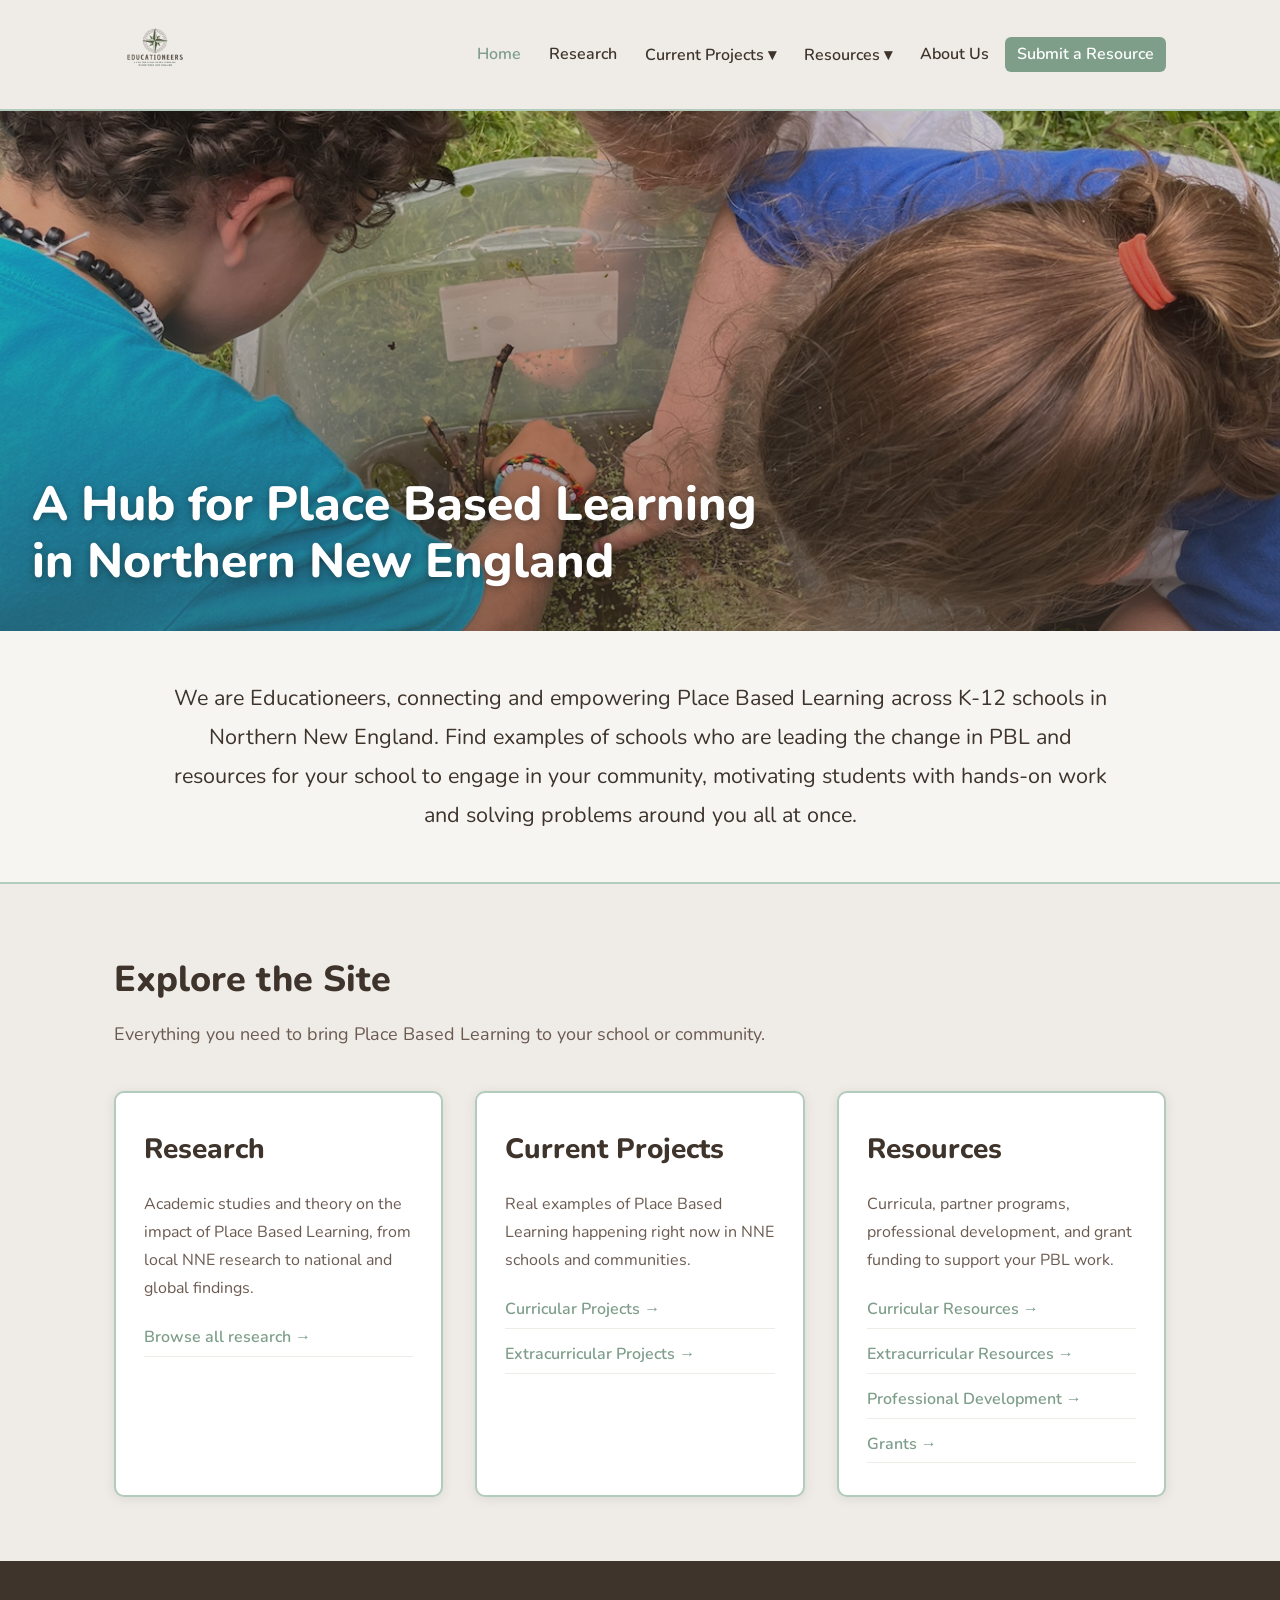
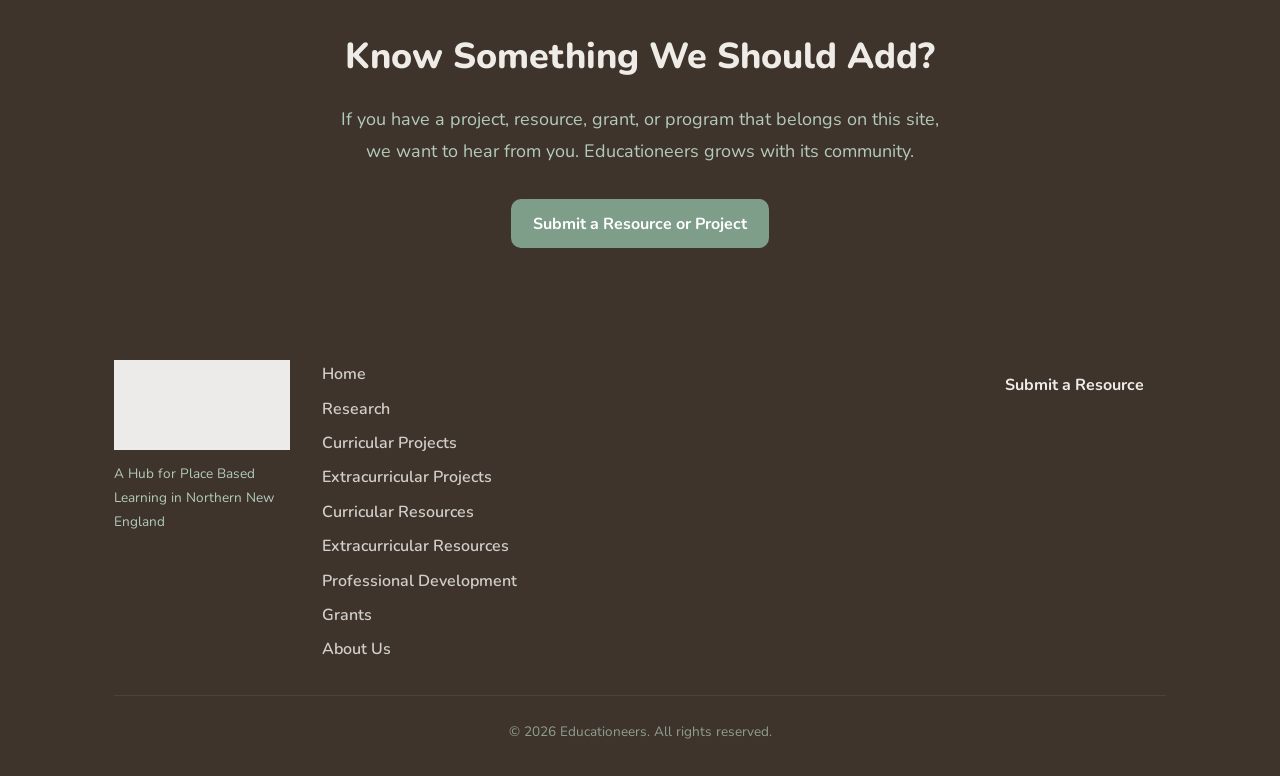
<file: index.html>
<!DOCTYPE html>
<html lang="en">
<head>
  <meta charset="UTF-8">
  <meta name="viewport" content="width=device-width, initial-scale=1.0">
  <title>Educationeers — A Hub for Place Based Learning in Northern New England</title>
  <meta name="description" content="Educationeers connects and empowers Place Based Learning across K-12 schools in Northern New England. Find examples, resources, grants, and professional development.">
  <link rel="stylesheet" href="css/styles.css">
</head>
<body>

  <!-- Navigation -->
  <nav class="site-nav">
    <div class="container nav-inner">
      <a href="index.html" class="nav-logo" aria-label="Educationeers home">
        <img src="images/logo.png" alt="Educationeers logo">
      </a>
      <ul class="nav-links" role="list">
        <li><a href="index.html" class="active">Home</a></li>
        <li><a href="research.html">Research</a></li>
        <li class="nav-dropdown">
          <button aria-haspopup="true">Current Projects ▾</button>
          <ul class="dropdown-menu" role="list">
            <li><a href="curricular-projects.html">Curricular Projects</a></li>
            <li><a href="extracurricular-projects.html">Extracurricular Projects</a></li>
          </ul>
        </li>
        <li class="nav-dropdown">
          <button aria-haspopup="true">Resources ▾</button>
          <ul class="dropdown-menu" role="list">
            <li><a href="curricular-resources.html">Curricular Resources</a></li>
            <li><a href="extracurricular-resources.html">Extracurricular Resources</a></li>
            <li><a href="professional-development.html">Professional Development</a></li>
            <li><a href="grants.html">Grants</a></li>
          </ul>
        </li>
        <li><a href="about.html">About Us</a></li>
        <li><a href="https://docs.google.com/forms/d/e/1FAIpQLSfaMUXRs_eb4eyFwrPAUzE-ExH7sqrETsNeq6ZsvdpuLi2Y7g/viewform" target="_blank" class="nav-submit">Submit a Resource</a></li>
      </ul>
      <button class="nav-hamburger" aria-label="Open menu">
        <span></span><span></span><span></span>
      </button>
    </div>
    <div class="container">
      <nav class="mobile-nav" aria-label="Mobile navigation">
        <a href="index.html">Home</a>
        <a href="research.html">Research</a>
        <a href="curricular-projects.html">Curricular Projects</a>
        <a href="extracurricular-projects.html">Extracurricular Projects</a>
        <a href="curricular-resources.html">Curricular Resources</a>
        <a href="extracurricular-resources.html">Extracurricular Resources</a>
        <a href="professional-development.html">Professional Development</a>
        <a href="grants.html">Grants</a>
        <a href="about.html">About Us</a>
        <a href="https://docs.google.com/forms/d/e/1FAIpQLSfaMUXRs_eb4eyFwrPAUzE-ExH7sqrETsNeq6ZsvdpuLi2Y7g/viewform" target="_blank">Submit a Resource</a>
      </nav>
    </div>
  </nav>

  <!-- Hero -->
  <section class="hero">
    <img src="images/hero-pond.jpg" alt="Students examining pond life outdoors in Northern New England" class="hero-img">
    <div class="hero-overlay">
      <h1 class="hero-title">A Hub for Place Based Learning in Northern New England</h1>
    </div>
  </section>

  <!-- Mission -->
  <section class="mission">
    <div class="container">
      <p>We are Educationeers, connecting and empowering Place Based Learning across K-12 schools in Northern New England. Find examples of schools who are leading the change in PBL and resources for your school to engage in your community, motivating students with hands-on work and solving problems around you all at once.</p>
    </div>
  </section>

  <!-- Navigation Cards -->
  <section class="section home-cards">
    <div class="container">
      <h2 class="section-title">Explore the Site</h2>
      <p class="section-subtitle">Everything you need to bring Place Based Learning to your school or community.</p>
      <div class="home-cards-grid">

        <div class="home-card">
          <h3>Research</h3>
          <p style="font-size: var(--text-sm); color: var(--brown-mid); margin-bottom: 1rem;">Academic studies and theory on the impact of Place Based Learning, from local NNE research to national and global findings.</p>
          <div class="home-card-links">
            <a href="research.html">Browse all research →</a>
          </div>
        </div>

        <div class="home-card">
          <h3>Current Projects</h3>
          <p style="font-size: var(--text-sm); color: var(--brown-mid); margin-bottom: 1rem;">Real examples of Place Based Learning happening right now in NNE schools and communities.</p>
          <div class="home-card-links">
            <a href="curricular-projects.html">Curricular Projects →</a>
            <a href="extracurricular-projects.html">Extracurricular Projects →</a>
          </div>
        </div>

        <div class="home-card">
          <h3>Resources</h3>
          <p style="font-size: var(--text-sm); color: var(--brown-mid); margin-bottom: 1rem;">Curricula, partner programs, professional development, and grant funding to support your PBL work.</p>
          <div class="home-card-links">
            <a href="curricular-resources.html">Curricular Resources →</a>
            <a href="extracurricular-resources.html">Extracurricular Resources →</a>
            <a href="professional-development.html">Professional Development →</a>
            <a href="grants.html">Grants →</a>
          </div>
        </div>

      </div>
    </div>
  </section>

  <!-- Submit Section -->
  <section class="submit-section">
    <div class="container">
      <h2>Know Something We Should Add?</h2>
      <p>If you have a project, resource, grant, or program that belongs on this site, we want to hear from you. Educationeers grows with its community.</p>
      <a href="https://docs.google.com/forms/d/e/1FAIpQLSfaMUXRs_eb4eyFwrPAUzE-ExH7sqrETsNeq6ZsvdpuLi2Y7g/viewform" target="_blank" class="btn">Submit a Resource or Project</a>
    </div>
  </section>

  <!-- Footer -->
  <footer class="site-footer">
    <div class="container">
      <div class="footer-inner">
        <div class="footer-brand">
          <img src="images/logo.png" alt="Educationeers">
          <p>A Hub for Place Based Learning in Northern New England</p>
        </div>
        <nav class="footer-nav" aria-label="Footer navigation">
          <a href="index.html">Home</a>
          <a href="research.html">Research</a>
          <a href="curricular-projects.html">Curricular Projects</a>
          <a href="extracurricular-projects.html">Extracurricular Projects</a>
          <a href="curricular-resources.html">Curricular Resources</a>
          <a href="extracurricular-resources.html">Extracurricular Resources</a>
          <a href="professional-development.html">Professional Development</a>
          <a href="grants.html">Grants</a>
          <a href="about.html">About Us</a>
        </nav>
        <div class="footer-right">
          <a href="https://docs.google.com/forms/d/e/1FAIpQLSfaMUXRs_eb4eyFwrPAUzE-ExH7sqrETsNeq6ZsvdpuLi2Y7g/viewform" target="_blank" class="btn">Submit a Resource</a>
        </div>
      </div>
      <p class="footer-copy">© 2026 Educationeers. All rights reserved.</p>
    </div>
  </footer>

  <script src="js/filters.js"></script>
</body>
</html>
</file>
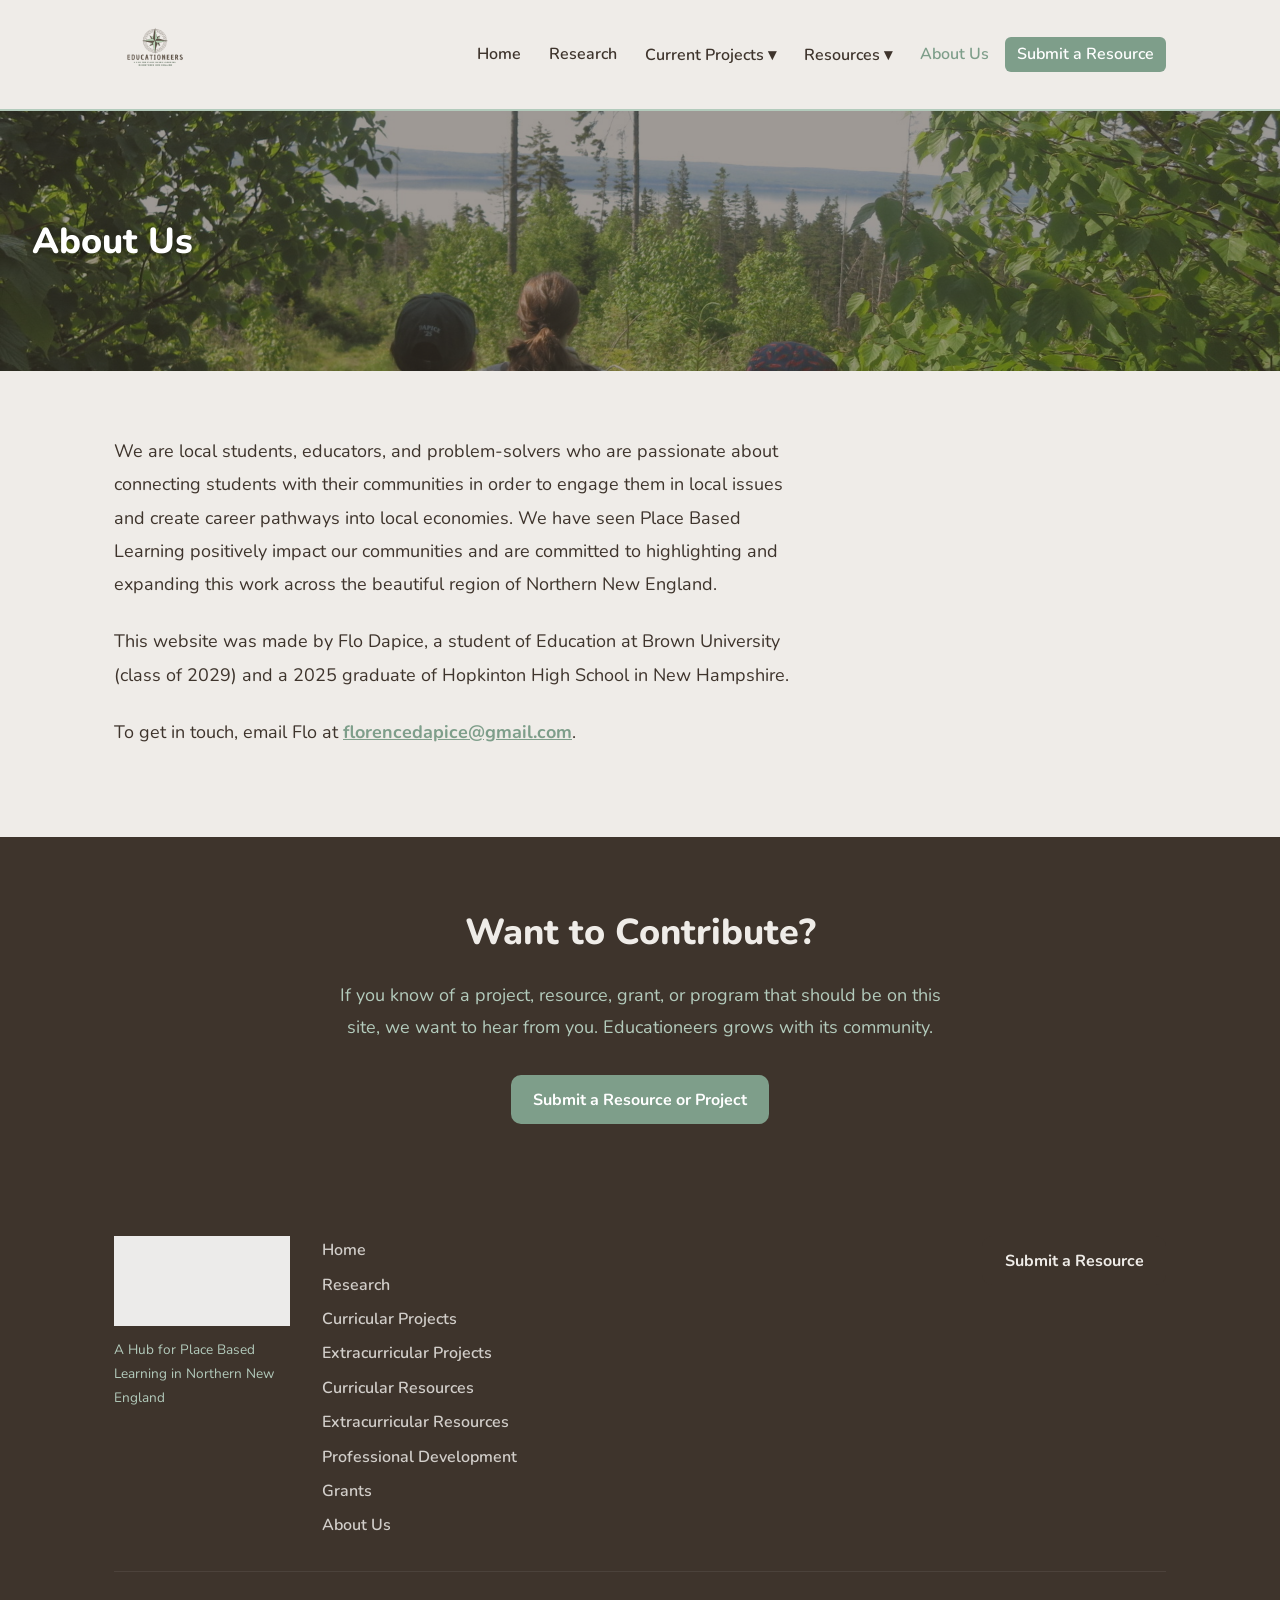
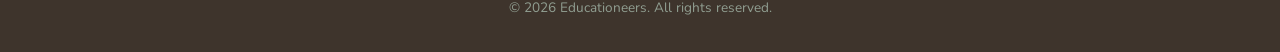
<file: about.html>
<!DOCTYPE html>
<html lang="en">
<head>
  <meta charset="UTF-8">
  <meta name="viewport" content="width=device-width, initial-scale=1.0">
  <title>About Us — Educationeers</title>
  <meta name="description" content="Educationeers is a hub for Place Based Learning in Northern New England, built by local students, educators, and community members.">
  <link rel="stylesheet" href="css/styles.css">
</head>
<body>

  <nav class="site-nav">
    <div class="container nav-inner">
      <a href="index.html" class="nav-logo"><img src="images/logo.png" alt="Educationeers logo"></a>
      <ul class="nav-links" role="list">
        <li><a href="index.html">Home</a></li>
        <li><a href="research.html">Research</a></li>
        <li class="nav-dropdown">
          <button aria-haspopup="true">Current Projects ▾</button>
          <ul class="dropdown-menu" role="list">
            <li><a href="curricular-projects.html">Curricular Projects</a></li>
            <li><a href="extracurricular-projects.html">Extracurricular Projects</a></li>
          </ul>
        </li>
        <li class="nav-dropdown">
          <button aria-haspopup="true">Resources ▾</button>
          <ul class="dropdown-menu" role="list">
            <li><a href="curricular-resources.html">Curricular Resources</a></li>
            <li><a href="extracurricular-resources.html">Extracurricular Resources</a></li>
            <li><a href="professional-development.html">Professional Development</a></li>
            <li><a href="grants.html">Grants</a></li>
          </ul>
        </li>
        <li><a href="about.html" class="active">About Us</a></li>
        <li><a href="https://docs.google.com/forms/d/e/1FAIpQLSfaMUXRs_eb4eyFwrPAUzE-ExH7sqrETsNeq6ZsvdpuLi2Y7g/viewform" target="_blank" class="nav-submit">Submit a Resource</a></li>
      </ul>
      <button class="nav-hamburger" aria-label="Open menu"><span></span><span></span><span></span></button>
    </div>
    <div class="container"><nav class="mobile-nav">
      <a href="index.html">Home</a><a href="research.html">Research</a>
      <a href="curricular-projects.html">Curricular Projects</a><a href="extracurricular-projects.html">Extracurricular Projects</a>
      <a href="curricular-resources.html">Curricular Resources</a><a href="extracurricular-resources.html">Extracurricular Resources</a>
      <a href="professional-development.html">Professional Development</a><a href="grants.html">Grants</a>
      <a href="about.html">About Us</a><a href="https://docs.google.com/forms/d/e/1FAIpQLSfaMUXRs_eb4eyFwrPAUzE-ExH7sqrETsNeq6ZsvdpuLi2Y7g/viewform" target="_blank">Submit a Resource</a>
    </nav></div>
  </nav>

  <div class="page-hero">
    <img src="images/header-forest-lake.jpg" alt="Students hiking through a forest toward a lake in Northern New England" class="page-hero-img">
    <div class="page-hero-overlay"><h1 class="page-hero-title">About Us</h1></div>
  </div>

  <section class="section">
    <div class="container">
      <div class="about-content">
        <p>We are local students, educators, and problem-solvers who are passionate about connecting students with their communities in order to engage them in local issues and create career pathways into local economies. We have seen Place Based Learning positively impact our communities and are committed to highlighting and expanding this work across the beautiful region of Northern New England.</p>
        <p>This website was made by Flo Dapice, a student of Education at Brown University (class of 2029) and a 2025 graduate of Hopkinton High School in New Hampshire.</p>
        <p>To get in touch, email Flo at <a href="mailto:florencedapice@gmail.com">florencedapice@gmail.com</a>.</p>
      </div>
    </div>
  </section>

  <section class="submit-section">
    <div class="container">
      <h2>Want to Contribute?</h2>
      <p>If you know of a project, resource, grant, or program that should be on this site, we want to hear from you. Educationeers grows with its community.</p>
      <a href="https://docs.google.com/forms/d/e/1FAIpQLSfaMUXRs_eb4eyFwrPAUzE-ExH7sqrETsNeq6ZsvdpuLi2Y7g/viewform" target="_blank" class="btn">Submit a Resource or Project</a>
    </div>
  </section>

  <footer class="site-footer">
    <div class="container">
      <div class="footer-inner">
        <div class="footer-brand"><img src="images/logo.png" alt="Educationeers"><p>A Hub for Place Based Learning in Northern New England</p></div>
        <nav class="footer-nav">
          <a href="index.html">Home</a><a href="research.html">Research</a>
          <a href="curricular-projects.html">Curricular Projects</a><a href="extracurricular-projects.html">Extracurricular Projects</a>
          <a href="curricular-resources.html">Curricular Resources</a><a href="extracurricular-resources.html">Extracurricular Resources</a>
          <a href="professional-development.html">Professional Development</a><a href="grants.html">Grants</a>
          <a href="about.html">About Us</a>
        </nav>
        <div class="footer-right"><a href="https://docs.google.com/forms/d/e/1FAIpQLSfaMUXRs_eb4eyFwrPAUzE-ExH7sqrETsNeq6ZsvdpuLi2Y7g/viewform" target="_blank" class="btn">Submit a Resource</a></div>
      </div>
      <p class="footer-copy">© 2026 Educationeers. All rights reserved.</p>
    </div>
  </footer>
  <script src="js/filters.js"></script>
</body>
</html>
</file>
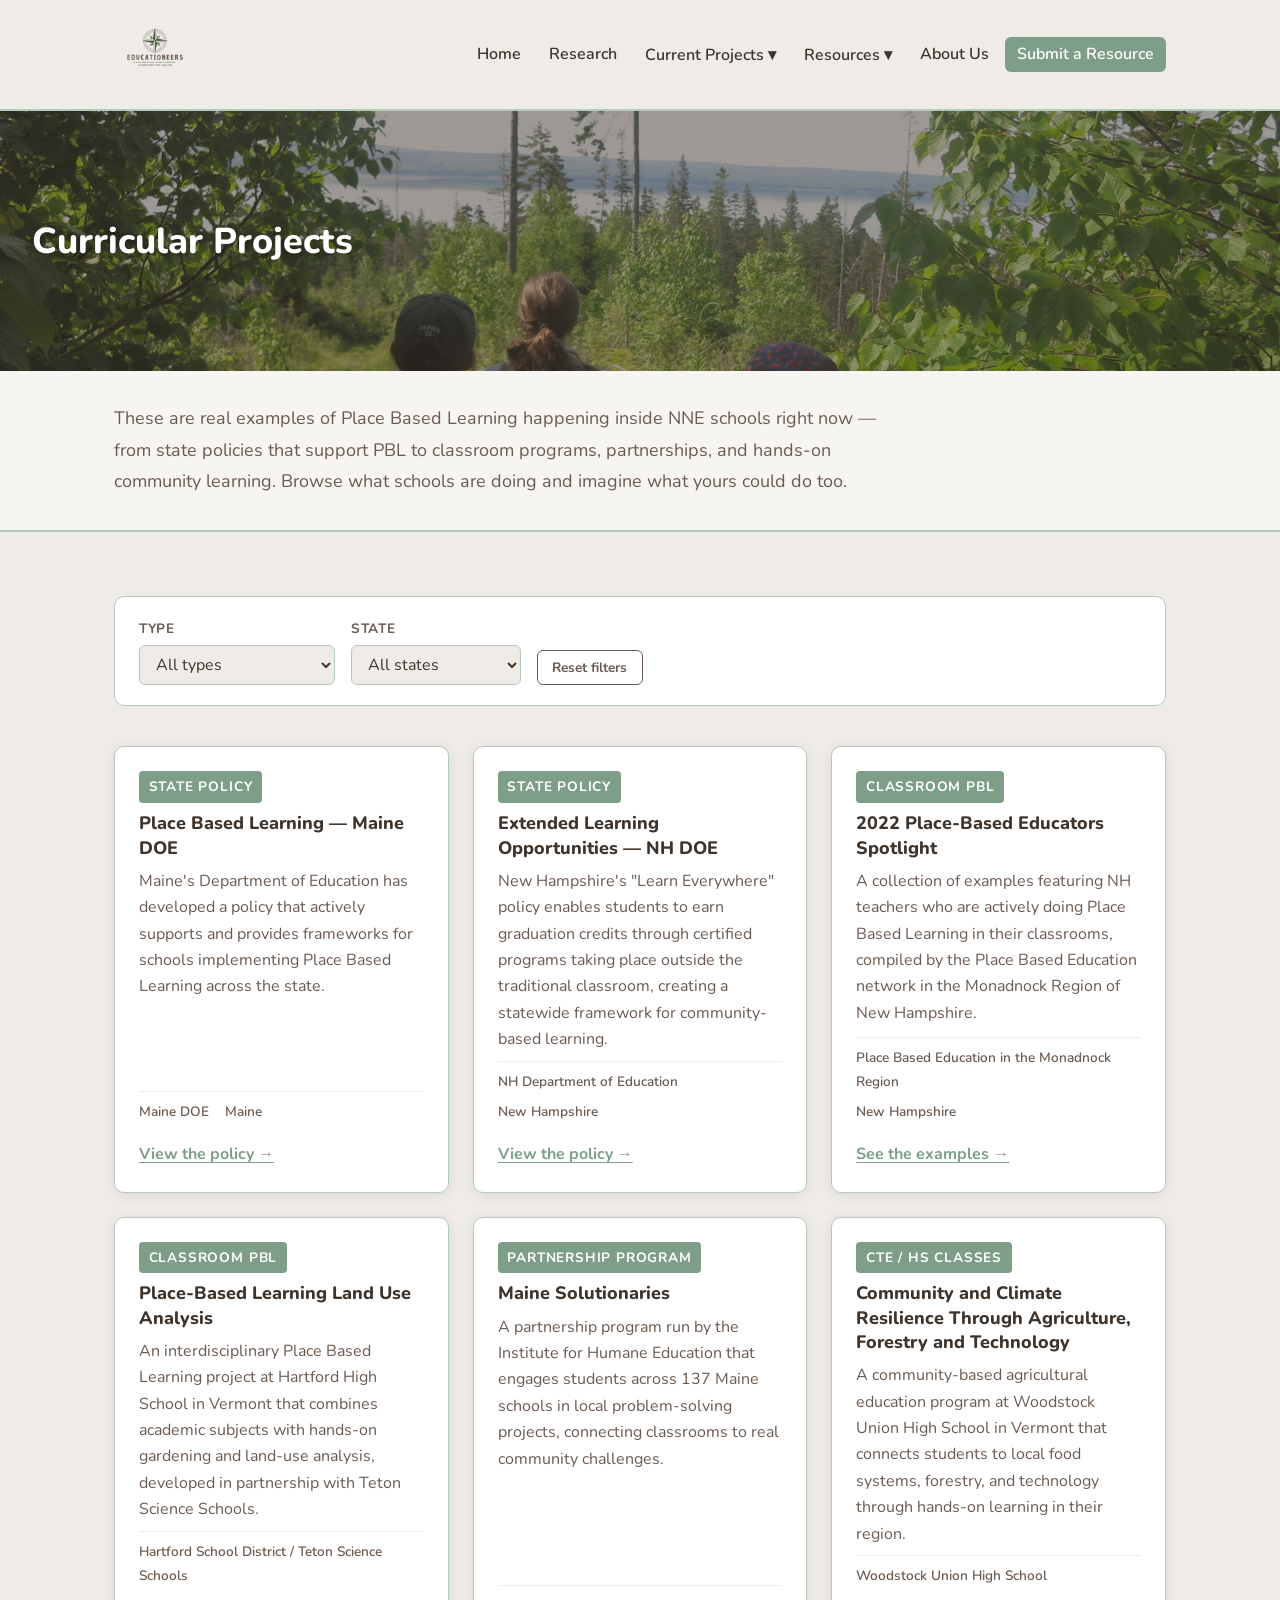
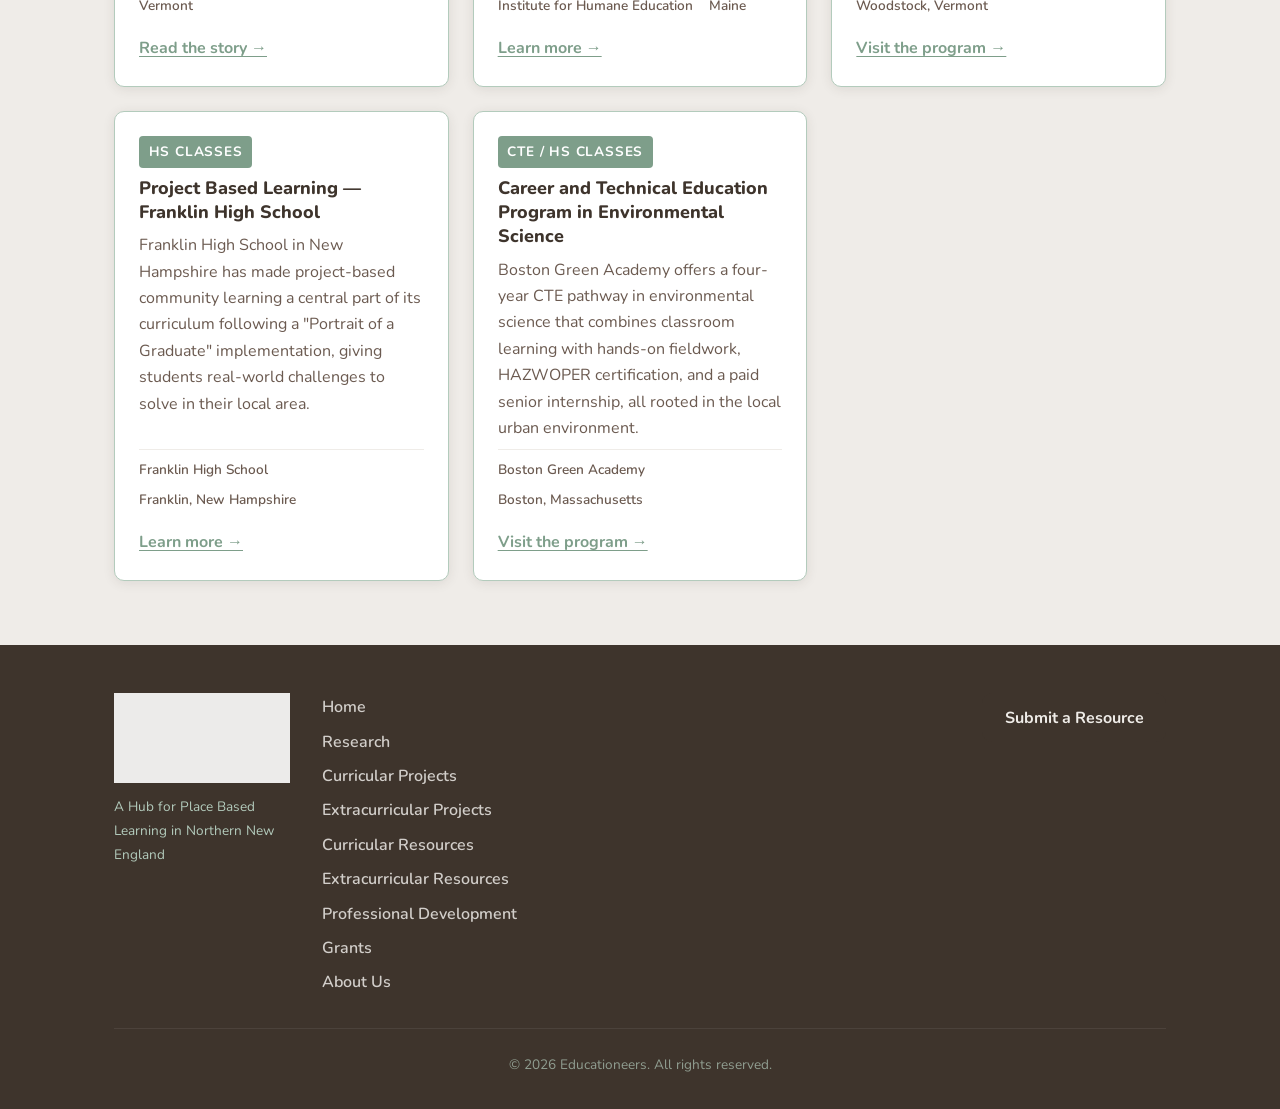
<file: curricular-projects.html>
<!DOCTYPE html>
<html lang="en">
<head>
  <meta charset="UTF-8">
  <meta name="viewport" content="width=device-width, initial-scale=1.0">
  <title>Curricular Projects — Educationeers</title>
  <meta name="description" content="Real examples of Place Based Learning happening inside NNE schools — classes, programs, partnerships, and more.">
  <link rel="stylesheet" href="css/styles.css">
</head>
<body>

  <nav class="site-nav">
    <div class="container nav-inner">
      <a href="index.html" class="nav-logo"><img src="images/logo.png" alt="Educationeers logo"></a>
      <ul class="nav-links" role="list">
        <li><a href="index.html">Home</a></li>
        <li><a href="research.html">Research</a></li>
        <li class="nav-dropdown">
          <button aria-haspopup="true">Current Projects ▾</button>
          <ul class="dropdown-menu" role="list">
            <li><a href="curricular-projects.html">Curricular Projects</a></li>
            <li><a href="extracurricular-projects.html">Extracurricular Projects</a></li>
          </ul>
        </li>
        <li class="nav-dropdown">
          <button aria-haspopup="true">Resources ▾</button>
          <ul class="dropdown-menu" role="list">
            <li><a href="curricular-resources.html">Curricular Resources</a></li>
            <li><a href="extracurricular-resources.html">Extracurricular Resources</a></li>
            <li><a href="professional-development.html">Professional Development</a></li>
            <li><a href="grants.html">Grants</a></li>
          </ul>
        </li>
        <li><a href="about.html">About Us</a></li>
        <li><a href="https://docs.google.com/forms/d/e/1FAIpQLSfaMUXRs_eb4eyFwrPAUzE-ExH7sqrETsNeq6ZsvdpuLi2Y7g/viewform" target="_blank" class="nav-submit">Submit a Resource</a></li>
      </ul>
      <button class="nav-hamburger" aria-label="Open menu"><span></span><span></span><span></span></button>
    </div>
    <div class="container"><nav class="mobile-nav">
      <a href="index.html">Home</a><a href="research.html">Research</a>
      <a href="curricular-projects.html">Curricular Projects</a><a href="extracurricular-projects.html">Extracurricular Projects</a>
      <a href="curricular-resources.html">Curricular Resources</a><a href="extracurricular-resources.html">Extracurricular Resources</a>
      <a href="professional-development.html">Professional Development</a><a href="grants.html">Grants</a>
      <a href="about.html">About Us</a><a href="https://docs.google.com/forms/d/e/1FAIpQLSfaMUXRs_eb4eyFwrPAUzE-ExH7sqrETsNeq6ZsvdpuLi2Y7g/viewform" target="_blank">Submit a Resource</a>
    </nav></div>
  </nav>

  <div class="page-hero">
    <img src="images/header-forest-lake.jpg" alt="Students on a forest trail in Northern New England" class="page-hero-img">
    <div class="page-hero-overlay"><h1 class="page-hero-title">Curricular Projects</h1></div>
  </div>

  <div class="page-intro">
    <div class="container">
      <p>These are real examples of Place Based Learning happening inside NNE schools right now — from state policies that support PBL to classroom programs, partnerships, and hands-on community learning. Browse what schools are doing and imagine what yours could do too.</p>
    </div>
  </div>

  <section class="section">
    <div class="container">

      <div class="filters">
        <div class="filter-group">
          <label for="filter-type">Type</label>
          <select id="filter-type" data-filter="type">
            <option value="">All types</option>
            <option value="state policy">State Policy</option>
            <option value="classroom pbl">Classroom PBL</option>
            <option value="partnership">Partnership Program</option>
            <option value="cte">CTE / HS Classes</option>
          </select>
        </div>
        <div class="filter-group">
          <label for="filter-location">State</label>
          <select id="filter-location" data-filter="location">
            <option value="">All states</option>
            <option value="me">Maine</option>
            <option value="nh">New Hampshire</option>
            <option value="vt">Vermont</option>
            <option value="ma">Massachusetts</option>
          </select>
        </div>
        <button class="filter-reset">Reset filters</button>
      </div>

      <div class="no-results">No projects match your filters. Try resetting.</div>

      <div class="cards-grid">

        <article class="card" data-filters='{"type":"state policy","location":"me"}'>
          <span class="card-tag">State Policy</span>
          <h2 class="card-title">Place Based Learning — Maine DOE</h2>
          <p class="card-summary">Maine's Department of Education has developed a policy that actively supports and provides frameworks for schools implementing Place Based Learning across the state.</p>
          <div class="card-meta"><span>Maine DOE</span><span>Maine</span></div>
          <a href="https://www.maine.gov/doe/learning/II/Place" target="_blank" class="card-link">View the policy →</a>
        </article>

        <article class="card" data-filters='{"type":"state policy","location":"nh"}'>
          <span class="card-tag">State Policy</span>
          <h2 class="card-title">Extended Learning Opportunities — NH DOE</h2>
          <p class="card-summary">New Hampshire's "Learn Everywhere" policy enables students to earn graduation credits through certified programs taking place outside the traditional classroom, creating a statewide framework for community-based learning.</p>
          <div class="card-meta"><span>NH Department of Education</span><span>New Hampshire</span></div>
          <a href="https://www.education.nh.gov/who-we-are/division-of-education-and-analytic-resources/bureau-educational-opportunities/learn-everywhere" target="_blank" class="card-link">View the policy →</a>
        </article>

        <article class="card" data-filters='{"type":"classroom pbl","location":"nh"}'>
          <span class="card-tag">Classroom PBL</span>
          <h2 class="card-title">2022 Place-Based Educators Spotlight</h2>
          <p class="card-summary">A collection of examples featuring NH teachers who are actively doing Place Based Learning in their classrooms, compiled by the Place Based Education network in the Monadnock Region of New Hampshire.</p>
          <div class="card-meta"><span>Place Based Education in the Monadnock Region</span><span>New Hampshire</span></div>
          <a href="https://monadnockpbe.weebly.com/examples-of-place-based-education.html" target="_blank" class="card-link">See the examples →</a>
        </article>

        <article class="card" data-filters='{"type":"classroom pbl","location":"vt"}'>
          <span class="card-tag">Classroom PBL</span>
          <h2 class="card-title">Place-Based Learning Land Use Analysis</h2>
          <p class="card-summary">An interdisciplinary Place Based Learning project at Hartford High School in Vermont that combines academic subjects with hands-on gardening and land-use analysis, developed in partnership with Teton Science Schools.</p>
          <div class="card-meta"><span>Hartford School District / Teton Science Schools</span><span>Vermont</span></div>
          <a href="https://ruralschoolscollaborative.org/stories/place-based-learning-land-use-analysis" target="_blank" class="card-link">Read the story →</a>
        </article>

        <article class="card" data-filters='{"type":"partnership","location":"me"}'>
          <span class="card-tag">Partnership Program</span>
          <h2 class="card-title">Maine Solutionaries</h2>
          <p class="card-summary">A partnership program run by the Institute for Humane Education that engages students across 137 Maine schools in local problem-solving projects, connecting classrooms to real community challenges.</p>
          <div class="card-meta"><span>Institute for Humane Education</span><span>Maine</span></div>
          <a href="https://www.canva.com/design/DAGr1BZaxSo/6DaL9Ypd-glYSO-03NDO0g/view?utm_content=DAGr1BZaxSo&utm_campaign=designshare&utm_medium=link2&utm_source=uniquelinks&utlId=haad8328ed4#1" target="_blank" class="card-link">Learn more →</a>
        </article>

        <article class="card" data-filters='{"type":"cte","location":"vt"}'>
          <span class="card-tag">CTE / HS Classes</span>
          <h2 class="card-title">Community and Climate Resilience Through Agriculture, Forestry and Technology</h2>
          <p class="card-summary">A community-based agricultural education program at Woodstock Union High School in Vermont that connects students to local food systems, forestry, and technology through hands-on learning in their region.</p>
          <div class="card-meta"><span>Woodstock Union High School</span><span>Woodstock, Vermont</span></div>
          <a href="https://23sheere04.edublogs.org/" target="_blank" class="card-link">Visit the program →</a>
        </article>

        <article class="card" data-filters='{"type":"cte","location":"nh"}'>
          <span class="card-tag">HS Classes</span>
          <h2 class="card-title">Project Based Learning — Franklin High School</h2>
          <p class="card-summary">Franklin High School in New Hampshire has made project-based community learning a central part of its curriculum following a "Portrait of a Graduate" implementation, giving students real-world challenges to solve in their local area.</p>
          <div class="card-meta"><span>Franklin High School</span><span>Franklin, New Hampshire</span></div>
          <a href="https://www.sau18.nh.gov/o/fhs/documents/accelerated-learning/project-based-learning/16315242" target="_blank" class="card-link">Learn more →</a>
        </article>

        <article class="card" data-filters='{"type":"cte","location":"ma"}'>
          <span class="card-tag">CTE / HS Classes</span>
          <h2 class="card-title">Career and Technical Education Program in Environmental Science</h2>
          <p class="card-summary">Boston Green Academy offers a four-year CTE pathway in environmental science that combines classroom learning with hands-on fieldwork, HAZWOPER certification, and a paid senior internship, all rooted in the local urban environment.</p>
          <div class="card-meta"><span>Boston Green Academy</span><span>Boston, Massachusetts</span></div>
          <a href="https://www.bostongreenacademy.org/enviroscience-pathway" target="_blank" class="card-link">Visit the program →</a>
        </article>

      </div>
    </div>
  </section>

  <footer class="site-footer">
    <div class="container">
      <div class="footer-inner">
        <div class="footer-brand"><img src="images/logo.png" alt="Educationeers"><p>A Hub for Place Based Learning in Northern New England</p></div>
        <nav class="footer-nav">
          <a href="index.html">Home</a><a href="research.html">Research</a>
          <a href="curricular-projects.html">Curricular Projects</a><a href="extracurricular-projects.html">Extracurricular Projects</a>
          <a href="curricular-resources.html">Curricular Resources</a><a href="extracurricular-resources.html">Extracurricular Resources</a>
          <a href="professional-development.html">Professional Development</a><a href="grants.html">Grants</a>
          <a href="about.html">About Us</a>
        </nav>
        <div class="footer-right"><a href="https://docs.google.com/forms/d/e/1FAIpQLSfaMUXRs_eb4eyFwrPAUzE-ExH7sqrETsNeq6ZsvdpuLi2Y7g/viewform" target="_blank" class="btn">Submit a Resource</a></div>
      </div>
      <p class="footer-copy">© 2026 Educationeers. All rights reserved.</p>
    </div>
  </footer>
  <script src="js/filters.js"></script>
</body>
</html>
</file>
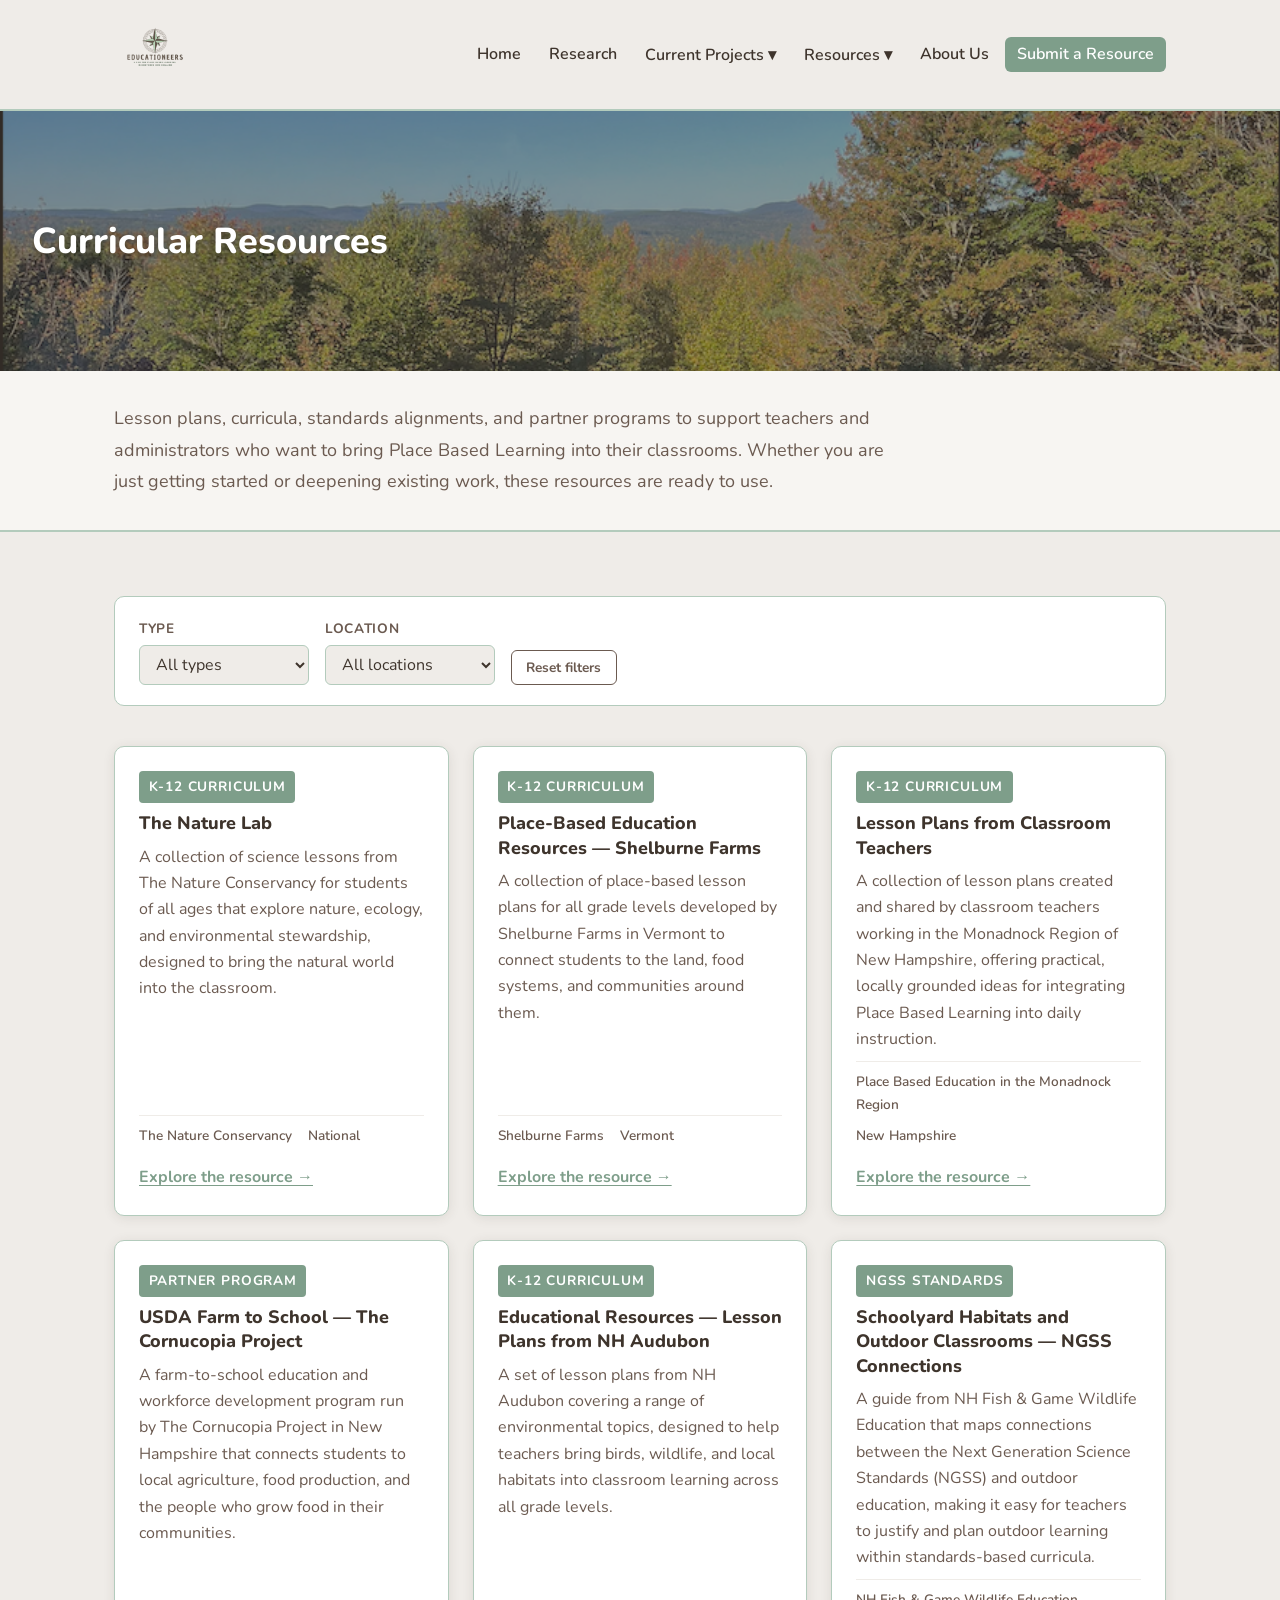
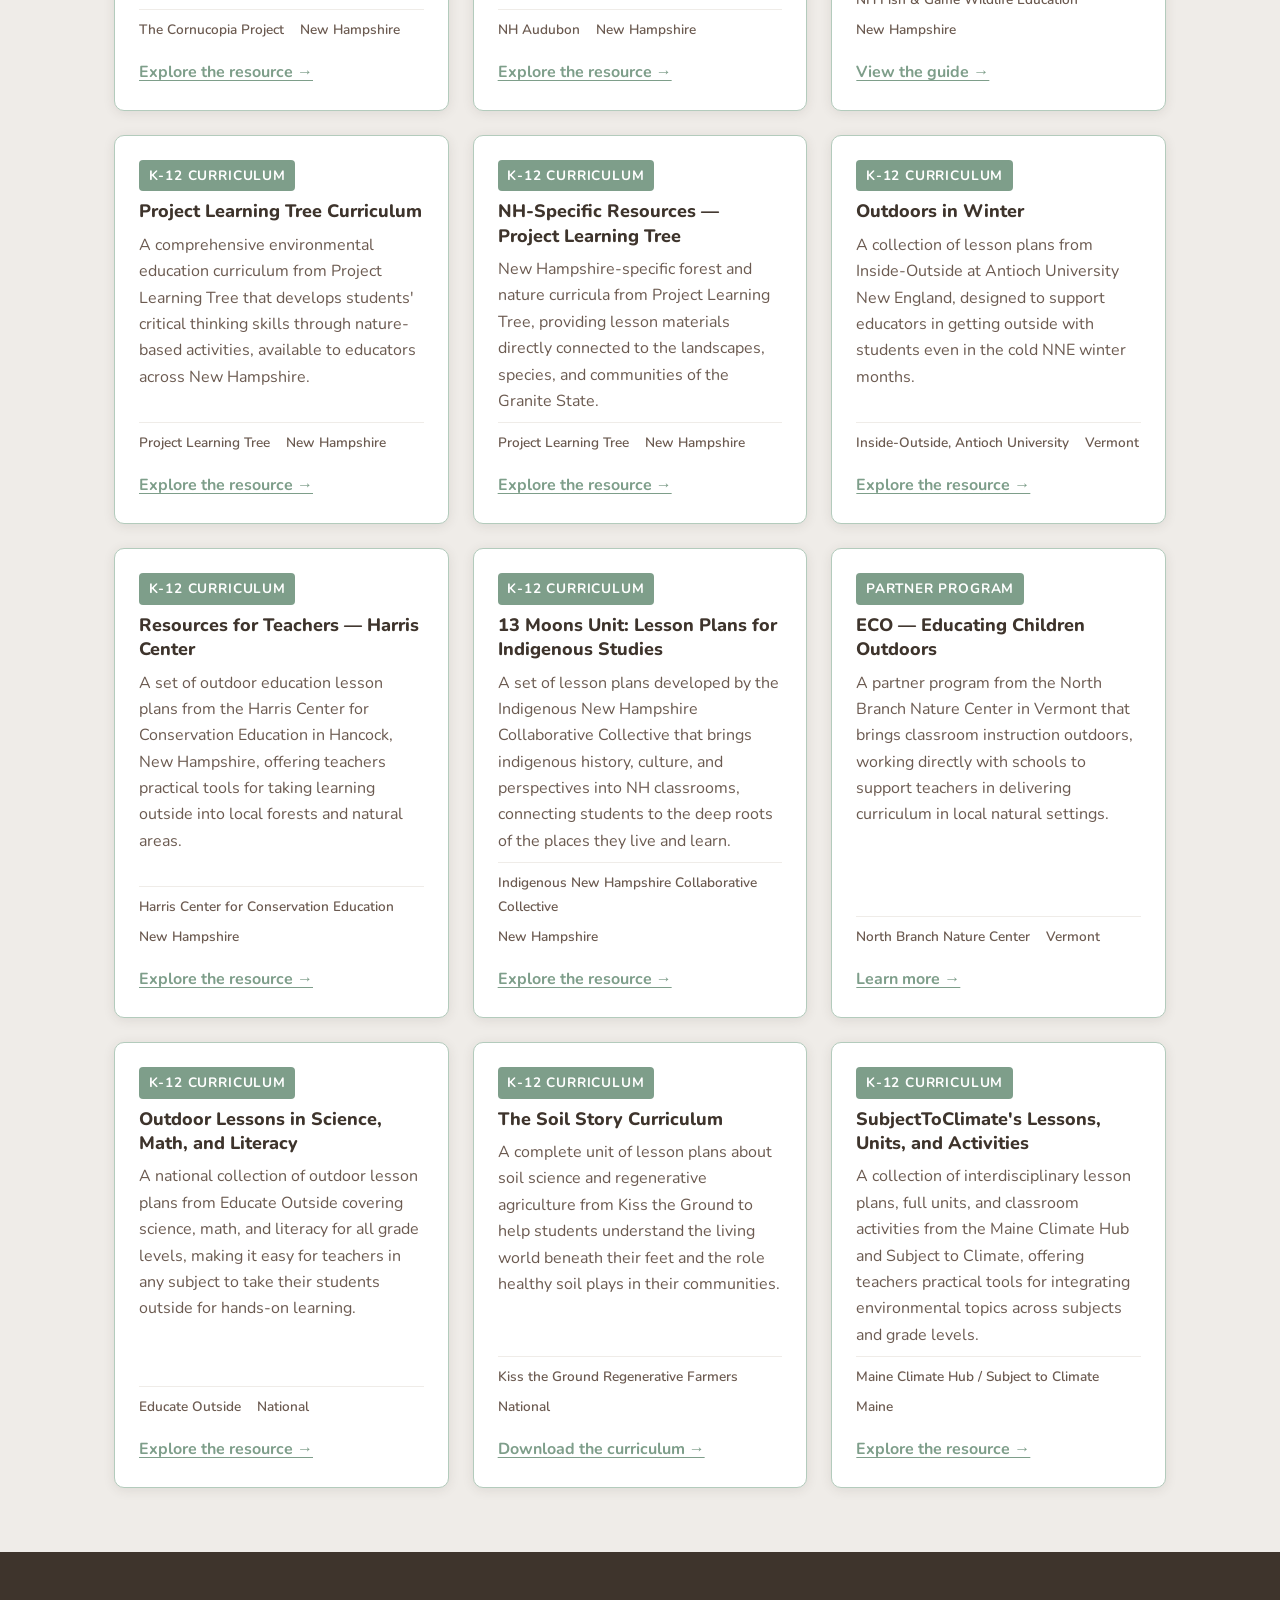
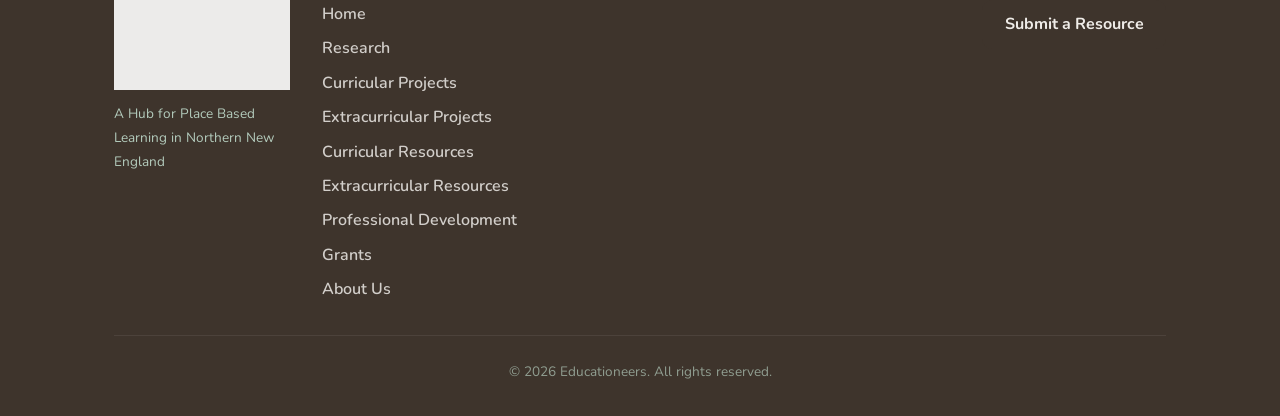
<file: curricular-resources.html>
<!DOCTYPE html>
<html lang="en">
<head>
  <meta charset="UTF-8">
  <meta name="viewport" content="width=device-width, initial-scale=1.0">
  <title>Curricular Resources — Educationeers</title>
  <meta name="description" content="Curricula, lesson plans, partner programs, and standards resources for teachers and administrators bringing Place Based Learning into their schools.">
  <link rel="stylesheet" href="css/styles.css">
</head>
<body>

  <nav class="site-nav">
    <div class="container nav-inner">
      <a href="index.html" class="nav-logo"><img src="images/logo.png" alt="Educationeers logo"></a>
      <ul class="nav-links" role="list">
        <li><a href="index.html">Home</a></li>
        <li><a href="research.html">Research</a></li>
        <li class="nav-dropdown">
          <button aria-haspopup="true">Current Projects ▾</button>
          <ul class="dropdown-menu" role="list">
            <li><a href="curricular-projects.html">Curricular Projects</a></li>
            <li><a href="extracurricular-projects.html">Extracurricular Projects</a></li>
          </ul>
        </li>
        <li class="nav-dropdown">
          <button aria-haspopup="true">Resources ▾</button>
          <ul class="dropdown-menu" role="list">
            <li><a href="curricular-resources.html">Curricular Resources</a></li>
            <li><a href="extracurricular-resources.html">Extracurricular Resources</a></li>
            <li><a href="professional-development.html">Professional Development</a></li>
            <li><a href="grants.html">Grants</a></li>
          </ul>
        </li>
        <li><a href="about.html">About Us</a></li>
        <li><a href="https://docs.google.com/forms/d/e/1FAIpQLSfaMUXRs_eb4eyFwrPAUzE-ExH7sqrETsNeq6ZsvdpuLi2Y7g/viewform" target="_blank" class="nav-submit">Submit a Resource</a></li>
      </ul>
      <button class="nav-hamburger" aria-label="Open menu"><span></span><span></span><span></span></button>
    </div>
    <div class="container"><nav class="mobile-nav">
      <a href="index.html">Home</a><a href="research.html">Research</a>
      <a href="curricular-projects.html">Curricular Projects</a><a href="extracurricular-projects.html">Extracurricular Projects</a>
      <a href="curricular-resources.html">Curricular Resources</a><a href="extracurricular-resources.html">Extracurricular Resources</a>
      <a href="professional-development.html">Professional Development</a><a href="grants.html">Grants</a>
      <a href="about.html">About Us</a><a href="https://docs.google.com/forms/d/e/1FAIpQLSfaMUXRs_eb4eyFwrPAUzE-ExH7sqrETsNeq6ZsvdpuLi2Y7g/viewform" target="_blank">Submit a Resource</a>
    </nav></div>
  </nav>

  <div class="page-hero">
    <img src="images/header-fall.jpg" alt="NNE fall foliage and mountains" class="page-hero-img">
    <div class="page-hero-overlay"><h1 class="page-hero-title">Curricular Resources</h1></div>
  </div>

  <div class="page-intro">
    <div class="container">
      <p>Lesson plans, curricula, standards alignments, and partner programs to support teachers and administrators who want to bring Place Based Learning into their classrooms. Whether you are just getting started or deepening existing work, these resources are ready to use.</p>
    </div>
  </div>

  <section class="section">
    <div class="container">

      <div class="filters">
        <div class="filter-group">
          <label for="filter-type">Type</label>
          <select id="filter-type" data-filter="type">
            <option value="">All types</option>
            <option value="k-12 curriculum">K-12 Curriculum</option>
            <option value="k-12 partner">Partner Program</option>
            <option value="ngss">NGSS Standards</option>
          </select>
        </div>
        <div class="filter-group">
          <label for="filter-location">Location</label>
          <select id="filter-location" data-filter="location">
            <option value="">All locations</option>
            <option value="me">Maine</option>
            <option value="nh">New Hampshire</option>
            <option value="vt">Vermont</option>
            <option value="national">National</option>
          </select>
        </div>
        <button class="filter-reset">Reset filters</button>
      </div>

      <div class="no-results">No resources match your filters. Try resetting.</div>

      <div class="cards-grid">

        <article class="card" data-filters='{"type":"k-12 curriculum","location":"national"}'>
          <span class="card-tag">K-12 Curriculum</span>
          <h2 class="card-title">The Nature Lab</h2>
          <p class="card-summary">A collection of science lessons from The Nature Conservancy for students of all ages that explore nature, ecology, and environmental stewardship, designed to bring the natural world into the classroom.</p>
          <div class="card-meta"><span>The Nature Conservancy</span><span>National</span></div>
          <a href="https://www.nature.org/en-us/about-us/who-we-are/how-we-work/youth-engagement/nature-lab/" target="_blank" class="card-link">Explore the resource →</a>
        </article>

        <article class="card" data-filters='{"type":"k-12 curriculum","location":"vt"}'>
          <span class="card-tag">K-12 Curriculum</span>
          <h2 class="card-title">Place-Based Education Resources — Shelburne Farms</h2>
          <p class="card-summary">A collection of place-based lesson plans for all grade levels developed by Shelburne Farms in Vermont to connect students to the land, food systems, and communities around them.</p>
          <div class="card-meta"><span>Shelburne Farms</span><span>Vermont</span></div>
          <a href="https://shelburnefarms.org/educators/resources/resource-topics/place-based-education" target="_blank" class="card-link">Explore the resource →</a>
        </article>

        <article class="card" data-filters='{"type":"k-12 curriculum","location":"nh"}'>
          <span class="card-tag">K-12 Curriculum</span>
          <h2 class="card-title">Lesson Plans from Classroom Teachers</h2>
          <p class="card-summary">A collection of lesson plans created and shared by classroom teachers working in the Monadnock Region of New Hampshire, offering practical, locally grounded ideas for integrating Place Based Learning into daily instruction.</p>
          <div class="card-meta"><span>Place Based Education in the Monadnock Region</span><span>New Hampshire</span></div>
          <a href="https://monadnockpbe.weebly.com/from-classroom-teachers.html" target="_blank" class="card-link">Explore the resource →</a>
        </article>

        <article class="card" data-filters='{"type":"k-12 partner","location":"nh"}'>
          <span class="card-tag">Partner Program</span>
          <h2 class="card-title">USDA Farm to School — The Cornucopia Project</h2>
          <p class="card-summary">A farm-to-school education and workforce development program run by The Cornucopia Project in New Hampshire that connects students to local agriculture, food production, and the people who grow food in their communities.</p>
          <div class="card-meta"><span>The Cornucopia Project</span><span>New Hampshire</span></div>
          <a href="https://cornucopiaproject.org/usda-farm-to-school/" target="_blank" class="card-link">Explore the resource →</a>
        </article>

        <article class="card" data-filters='{"type":"k-12 curriculum","location":"nh"}'>
          <span class="card-tag">K-12 Curriculum</span>
          <h2 class="card-title">Educational Resources — Lesson Plans from NH Audubon</h2>
          <p class="card-summary">A set of lesson plans from NH Audubon covering a range of environmental topics, designed to help teachers bring birds, wildlife, and local habitats into classroom learning across all grade levels.</p>
          <div class="card-meta"><span>NH Audubon</span><span>New Hampshire</span></div>
          <a href="https://nhaudubon.org/education/educational-resources/" target="_blank" class="card-link">Explore the resource →</a>
        </article>

        <article class="card" data-filters='{"type":"ngss","location":"nh"}'>
          <span class="card-tag">NGSS Standards</span>
          <h2 class="card-title">Schoolyard Habitats and Outdoor Classrooms — NGSS Connections</h2>
          <p class="card-summary">A guide from NH Fish &amp; Game Wildlife Education that maps connections between the Next Generation Science Standards (NGSS) and outdoor education, making it easy for teachers to justify and plan outdoor learning within standards-based curricula.</p>
          <div class="card-meta"><span>NH Fish &amp; Game Wildlife Education</span><span>New Hampshire</span></div>
          <a href="https://www.wildlife.nh.gov/sites/g/files/ehbemt746/files/inline-documents/sonh/ngss-science-standards.pdf" target="_blank" class="card-link">View the guide →</a>
        </article>

        <article class="card" data-filters='{"type":"k-12 curriculum","location":"nh"}'>
          <span class="card-tag">K-12 Curriculum</span>
          <h2 class="card-title">Project Learning Tree Curriculum</h2>
          <p class="card-summary">A comprehensive environmental education curriculum from Project Learning Tree that develops students' critical thinking skills through nature-based activities, available to educators across New Hampshire.</p>
          <div class="card-meta"><span>Project Learning Tree</span><span>New Hampshire</span></div>
          <a href="https://nhplt.org/plt-curriculum/" target="_blank" class="card-link">Explore the resource →</a>
        </article>

        <article class="card" data-filters='{"type":"k-12 curriculum","location":"nh"}'>
          <span class="card-tag">K-12 Curriculum</span>
          <h2 class="card-title">NH-Specific Resources — Project Learning Tree</h2>
          <p class="card-summary"> New Hampshire-specific forest and nature curricula from Project Learning Tree, providing lesson materials directly connected to the landscapes, species, and communities of the Granite State.</p>
          <div class="card-meta"><span>Project Learning Tree</span><span>New Hampshire</span></div>
          <a href="https://nhplt.org/nh-specific-current-resources/" target="_blank" class="card-link">Explore the resource →</a>
        </article>

        <article class="card" data-filters='{"type":"k-12 curriculum","location":"vt"}'>
          <span class="card-tag">K-12 Curriculum</span>
          <h2 class="card-title">Outdoors in Winter</h2>
          <p class="card-summary">A collection of lesson plans from Inside-Outside at Antioch University New England, designed to support educators in getting outside with students even in the cold NNE winter months.</p>
          <div class="card-meta"><span>Inside-Outside, Antioch University</span><span>Vermont</span></div>
          <a href="https://www.insideoutside.org/outdoors-in-winter" target="_blank" class="card-link">Explore the resource →</a>
        </article>

        <article class="card" data-filters='{"type":"k-12 curriculum","location":"nh"}'>
          <span class="card-tag">K-12 Curriculum</span>
          <h2 class="card-title">Resources for Teachers — Harris Center</h2>
          <p class="card-summary">A set of outdoor education lesson plans from the Harris Center for Conservation Education in Hancock, New Hampshire, offering teachers practical tools for taking learning outside into local forests and natural areas.</p>
          <div class="card-meta"><span>Harris Center for Conservation Education</span><span>New Hampshire</span></div>
          <a href="https://harriscenter.org/programs-and-education/school-programs/teacher-resources" target="_blank" class="card-link">Explore the resource →</a>
        </article>

        <article class="card" data-filters='{"type":"k-12 curriculum","location":"nh"}'>
          <span class="card-tag">K-12 Curriculum</span>
          <h2 class="card-title">13 Moons Unit: Lesson Plans for Indigenous Studies</h2>
          <p class="card-summary">A set of lesson plans developed by the Indigenous New Hampshire Collaborative Collective that brings indigenous history, culture, and perspectives into NH classrooms, connecting students to the deep roots of the places they live and learn.</p>
          <div class="card-meta"><span>Indigenous New Hampshire Collaborative Collective</span><span>New Hampshire</span></div>
          <a href="https://indigenousnh.com/educational-resources/" target="_blank" class="card-link">Explore the resource →</a>
        </article>

        <article class="card" data-filters='{"type":"k-12 partner","location":"vt"}'>
          <span class="card-tag">Partner Program</span>
          <h2 class="card-title">ECO — Educating Children Outdoors</h2>
          <p class="card-summary">A partner program from the North Branch Nature Center in Vermont that brings classroom instruction outdoors, working directly with schools to support teachers in delivering curriculum in local natural settings.</p>
          <div class="card-meta"><span>North Branch Nature Center</span><span>Vermont</span></div>
          <a href="https://northbranchnaturecenter.org/youth-programs/eco" target="_blank" class="card-link">Learn more →</a>
        </article>

        <article class="card" data-filters='{"type":"k-12 curriculum","location":"national"}'>
          <span class="card-tag">K-12 Curriculum</span>
          <h2 class="card-title">Outdoor Lessons in Science, Math, and Literacy</h2>
          <p class="card-summary">A national collection of outdoor lesson plans from Educate Outside covering science, math, and literacy for all grade levels, making it easy for teachers in any subject to take their students outside for hands-on learning.</p>
          <div class="card-meta"><span>Educate Outside</span><span>National</span></div>
          <a href="https://www.educateoutside.com/" target="_blank" class="card-link">Explore the resource →</a>
        </article>

        <article class="card" data-filters='{"type":"k-12 curriculum","location":"national"}'>
          <span class="card-tag">K-12 Curriculum</span>
          <h2 class="card-title">The Soil Story Curriculum</h2>
          <p class="card-summary">A complete unit of lesson plans about soil science and regenerative agriculture from Kiss the Ground to help students understand the living world beneath their feet and the role healthy soil plays in their communities.</p>
          <div class="card-meta"><span>Kiss the Ground Regenerative Farmers</span><span>National</span></div>
          <a href="https://kisstheground.com/wp-content/uploads/2020/04/Soil-Story-Curriculum_200212.pdf" target="_blank" class="card-link">Download the curriculum →</a>
        </article>

        <article class="card" data-filters='{"type":"k-12 curriculum","location":"me"}'>
          <span class="card-tag">K-12 Curriculum</span>
          <h2 class="card-title">SubjectToClimate's Lessons, Units, and Activities</h2>
          <p class="card-summary">A collection of interdisciplinary lesson plans, full units, and classroom activities from the Maine Climate Hub and Subject to Climate, offering teachers practical tools for integrating environmental topics across subjects and grade levels.</p>
          <div class="card-meta"><span>Maine Climate Hub / Subject to Climate</span><span>Maine</span></div>
          <a href="https://maineclimatehub.org/lesson-plans" target="_blank" class="card-link">Explore the resource →</a>
        </article>

      </div>
    </div>
  </section>

  <footer class="site-footer">
    <div class="container">
      <div class="footer-inner">
        <div class="footer-brand"><img src="images/logo.png" alt="Educationeers"><p>A Hub for Place Based Learning in Northern New England</p></div>
        <nav class="footer-nav">
          <a href="index.html">Home</a><a href="research.html">Research</a>
          <a href="curricular-projects.html">Curricular Projects</a><a href="extracurricular-projects.html">Extracurricular Projects</a>
          <a href="curricular-resources.html">Curricular Resources</a><a href="extracurricular-resources.html">Extracurricular Resources</a>
          <a href="professional-development.html">Professional Development</a><a href="grants.html">Grants</a>
          <a href="about.html">About Us</a>
        </nav>
        <div class="footer-right"><a href="https://docs.google.com/forms/d/e/1FAIpQLSfaMUXRs_eb4eyFwrPAUzE-ExH7sqrETsNeq6ZsvdpuLi2Y7g/viewform" target="_blank" class="btn">Submit a Resource</a></div>
      </div>
      <p class="footer-copy">© 2026 Educationeers. All rights reserved.</p>
    </div>
  </footer>
  <script src="js/filters.js"></script>
</body>
</html>
</file>
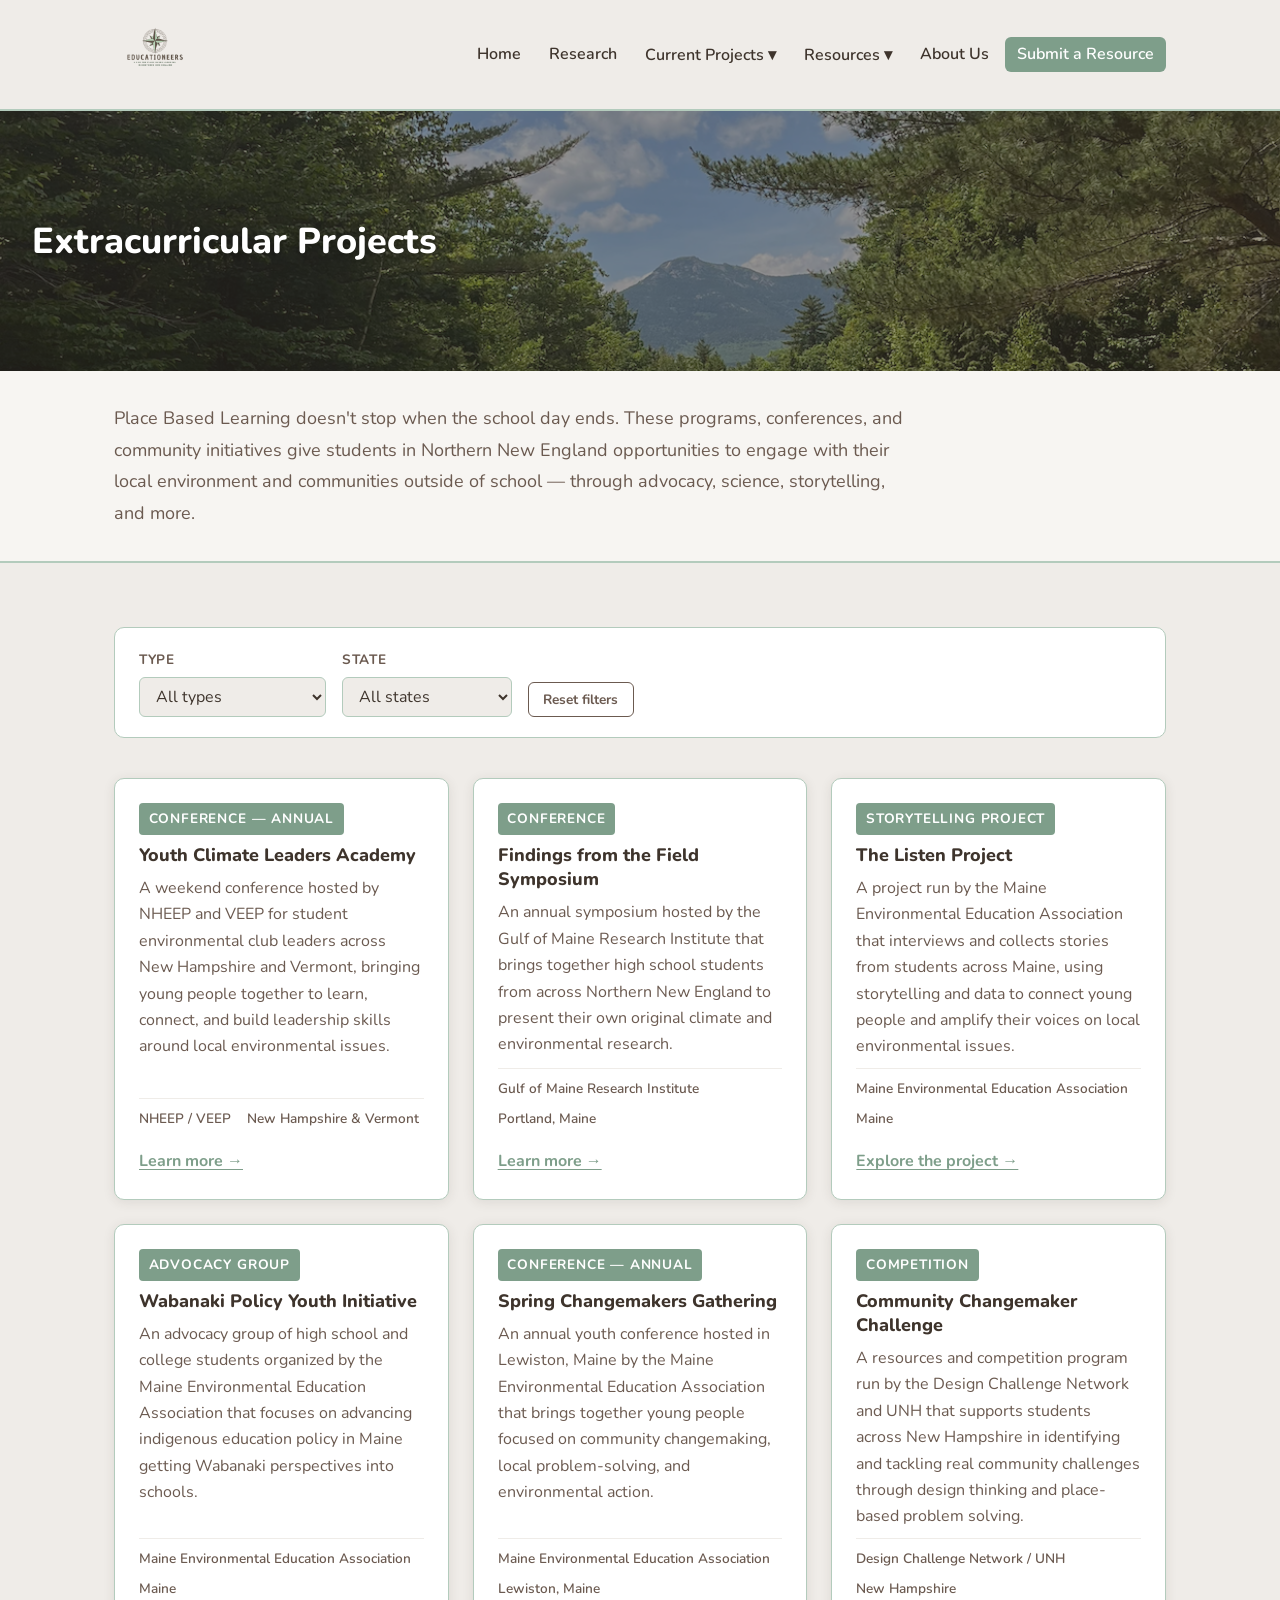
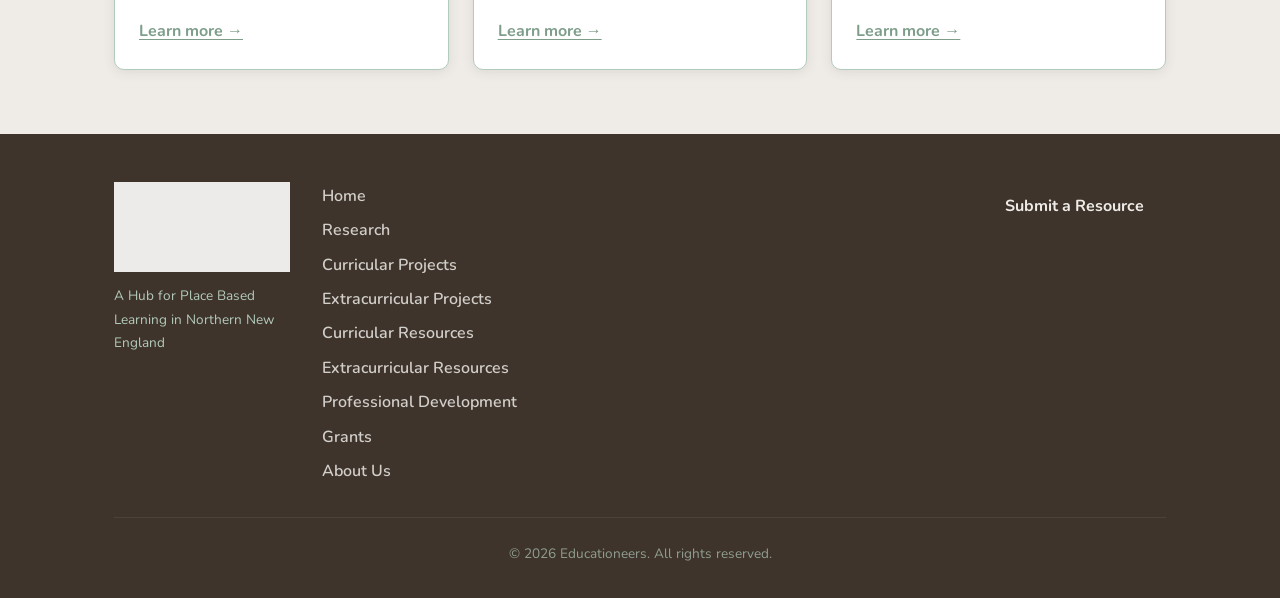
<file: extracurricular-projects.html>
<!DOCTYPE html>
<html lang="en">
<head>
  <meta charset="UTF-8">
  <meta name="viewport" content="width=device-width, initial-scale=1.0">
  <title>Extracurricular Projects — Educationeers</title>
  <meta name="description" content="Place Based Learning happening outside the school day — conferences, clubs, advocacy groups, and community programs across Northern New England.">
  <link rel="stylesheet" href="css/styles.css">
</head>
<body>

  <nav class="site-nav">
    <div class="container nav-inner">
      <a href="index.html" class="nav-logo"><img src="images/logo.png" alt="Educationeers logo"></a>
      <ul class="nav-links" role="list">
        <li><a href="index.html">Home</a></li>
        <li><a href="research.html">Research</a></li>
        <li class="nav-dropdown">
          <button aria-haspopup="true">Current Projects ▾</button>
          <ul class="dropdown-menu" role="list">
            <li><a href="curricular-projects.html">Curricular Projects</a></li>
            <li><a href="extracurricular-projects.html">Extracurricular Projects</a></li>
          </ul>
        </li>
        <li class="nav-dropdown">
          <button aria-haspopup="true">Resources ▾</button>
          <ul class="dropdown-menu" role="list">
            <li><a href="curricular-resources.html">Curricular Resources</a></li>
            <li><a href="extracurricular-resources.html">Extracurricular Resources</a></li>
            <li><a href="professional-development.html">Professional Development</a></li>
            <li><a href="grants.html">Grants</a></li>
          </ul>
        </li>
        <li><a href="about.html">About Us</a></li>
        <li><a href="https://docs.google.com/forms/d/e/1FAIpQLSfaMUXRs_eb4eyFwrPAUzE-ExH7sqrETsNeq6ZsvdpuLi2Y7g/viewform" target="_blank" class="nav-submit">Submit a Resource</a></li>
      </ul>
      <button class="nav-hamburger" aria-label="Open menu"><span></span><span></span><span></span></button>
    </div>
    <div class="container"><nav class="mobile-nav">
      <a href="index.html">Home</a><a href="research.html">Research</a>
      <a href="curricular-projects.html">Curricular Projects</a><a href="extracurricular-projects.html">Extracurricular Projects</a>
      <a href="curricular-resources.html">Curricular Resources</a><a href="extracurricular-resources.html">Extracurricular Resources</a>
      <a href="professional-development.html">Professional Development</a><a href="grants.html">Grants</a>
      <a href="about.html">About Us</a><a href="https://docs.google.com/forms/d/e/1FAIpQLSfaMUXRs_eb4eyFwrPAUzE-ExH7sqrETsNeq6ZsvdpuLi2Y7g/viewform" target="_blank">Submit a Resource</a>
    </nav></div>
  </nav>

  <div class="page-hero">
    <img src="images/header-mountain.jpg" alt="NNE landscape with mountains and pine trees" class="page-hero-img">
    <div class="page-hero-overlay"><h1 class="page-hero-title">Extracurricular Projects</h1></div>
  </div>

  <div class="page-intro">
    <div class="container">
      <p>Place Based Learning doesn't stop when the school day ends. These programs, conferences, and community initiatives give students in Northern New England opportunities to engage with their local environment and communities outside of school — through advocacy, science, storytelling, and more.</p>
    </div>
  </div>

  <section class="section">
    <div class="container">

      <div class="filters">
        <div class="filter-group">
          <label for="filter-type">Type</label>
          <select id="filter-type" data-filter="type">
            <option value="">All types</option>
            <option value="conference">Conference</option>
            <option value="storytelling">Storytelling Project</option>
            <option value="advocacy">Advocacy Group</option>
            <option value="competition">Competition</option>
          </select>
        </div>
        <div class="filter-group">
          <label for="filter-location">State</label>
          <select id="filter-location" data-filter="location">
            <option value="">All states</option>
            <option value="me">Maine</option>
            <option value="nh">New Hampshire</option>
            <option value="vt">Vermont</option>
          </select>
        </div>
        <button class="filter-reset">Reset filters</button>
      </div>

      <div class="no-results">No projects match your filters. Try resetting.</div>

      <div class="cards-grid">

        <article class="card" data-filters='{"type":"conference","location":"nh vt"}'>
          <span class="card-tag">Conference — Annual</span>
          <h2 class="card-title">Youth Climate Leaders Academy</h2>
          <p class="card-summary">A weekend conference hosted by NHEEP and VEEP for student environmental club leaders across New Hampshire and Vermont, bringing young people together to learn, connect, and build leadership skills around local environmental issues.</p>
          <div class="card-meta"><span>NHEEP / VEEP</span><span>New Hampshire &amp; Vermont</span></div>
          <a href="https://veep.org/ycla/" target="_blank" class="card-link">Learn more →</a>
        </article>

        <article class="card" data-filters='{"type":"conference","location":"me nh"}'>
          <span class="card-tag">Conference</span>
          <h2 class="card-title">Findings from the Field Symposium</h2>
          <p class="card-summary">An annual symposium hosted by the Gulf of Maine Research Institute that brings together high school students from across Northern New England to present their own original climate and environmental research.</p>
          <div class="card-meta"><span>Gulf of Maine Research Institute</span><span>Portland, Maine</span></div>
          <a href="https://www.gmri.org/stories/findings-from-the-field-symposium-highlights-the-power-of-student-science/" target="_blank" class="card-link">Learn more →</a>
        </article>

        <article class="card" data-filters='{"type":"storytelling","location":"me"}'>
          <span class="card-tag">Storytelling Project</span>
          <h2 class="card-title">The Listen Project</h2>
          <p class="card-summary">A project run by the Maine Environmental Education Association that interviews and collects stories from students across Maine, using storytelling and data to connect young people and amplify their voices on local environmental issues.</p>
          <div class="card-meta"><span>Maine Environmental Education Association</span><span>Maine</span></div>
          <a href="https://storymaps.arcgis.com/stories/e9d7037e31b24d43b5213eb761701810" target="_blank" class="card-link">Explore the project →</a>
        </article>

        <article class="card" data-filters='{"type":"advocacy","location":"me"}'>
          <span class="card-tag">Advocacy Group</span>
          <h2 class="card-title">Wabanaki Policy Youth Initiative</h2>
          <p class="card-summary">An advocacy group of high school and college students organized by the Maine Environmental Education Association that focuses on advancing indigenous education policy in Maine getting Wabanaki perspectives into schools.</p>
          <div class="card-meta"><span>Maine Environmental Education Association</span><span>Maine</span></div>
          <a href="https://www.meeassociation.org/wpyi" target="_blank" class="card-link">Learn more →</a>
        </article>

        <article class="card" data-filters='{"type":"conference","location":"me"}'>
          <span class="card-tag">Conference — Annual</span>
          <h2 class="card-title">Spring Changemakers Gathering</h2>
          <p class="card-summary">An annual youth conference hosted in Lewiston, Maine by the Maine Environmental Education Association that brings together young people focused on community changemaking, local problem-solving, and environmental action.</p>
          <div class="card-meta"><span>Maine Environmental Education Association</span><span>Lewiston, Maine</span></div>
          <a href="https://www.meeassociation.org/changemakers-gathering-1" target="_blank" class="card-link">Learn more →</a>
        </article>

        <article class="card" data-filters='{"type":"competition","location":"nh"}'>
          <span class="card-tag">Competition</span>
          <h2 class="card-title">Community Changemaker Challenge</h2>
          <p class="card-summary">A resources and competition program run by the Design Challenge Network and UNH that supports students across New Hampshire in identifying and tackling real community challenges through design thinking and place-based problem solving.</p>
          <div class="card-meta"><span>Design Challenge Network / UNH</span><span>New Hampshire</span></div>
          <a href="https://www.designchallengenetwork.org/community-changemaker-challenge" target="_blank" class="card-link">Learn more →</a>
        </article>

      </div>
    </div>
  </section>

  <footer class="site-footer">
    <div class="container">
      <div class="footer-inner">
        <div class="footer-brand"><img src="images/logo.png" alt="Educationeers"><p>A Hub for Place Based Learning in Northern New England</p></div>
        <nav class="footer-nav">
          <a href="index.html">Home</a><a href="research.html">Research</a>
          <a href="curricular-projects.html">Curricular Projects</a><a href="extracurricular-projects.html">Extracurricular Projects</a>
          <a href="curricular-resources.html">Curricular Resources</a><a href="extracurricular-resources.html">Extracurricular Resources</a>
          <a href="professional-development.html">Professional Development</a><a href="grants.html">Grants</a>
          <a href="about.html">About Us</a>
        </nav>
        <div class="footer-right"><a href="https://docs.google.com/forms/d/e/1FAIpQLSfaMUXRs_eb4eyFwrPAUzE-ExH7sqrETsNeq6ZsvdpuLi2Y7g/viewform" target="_blank" class="btn">Submit a Resource</a></div>
      </div>
      <p class="footer-copy">© 2026 Educationeers. All rights reserved.</p>
    </div>
  </footer>
  <script src="js/filters.js"></script>
</body>
</html>
</file>
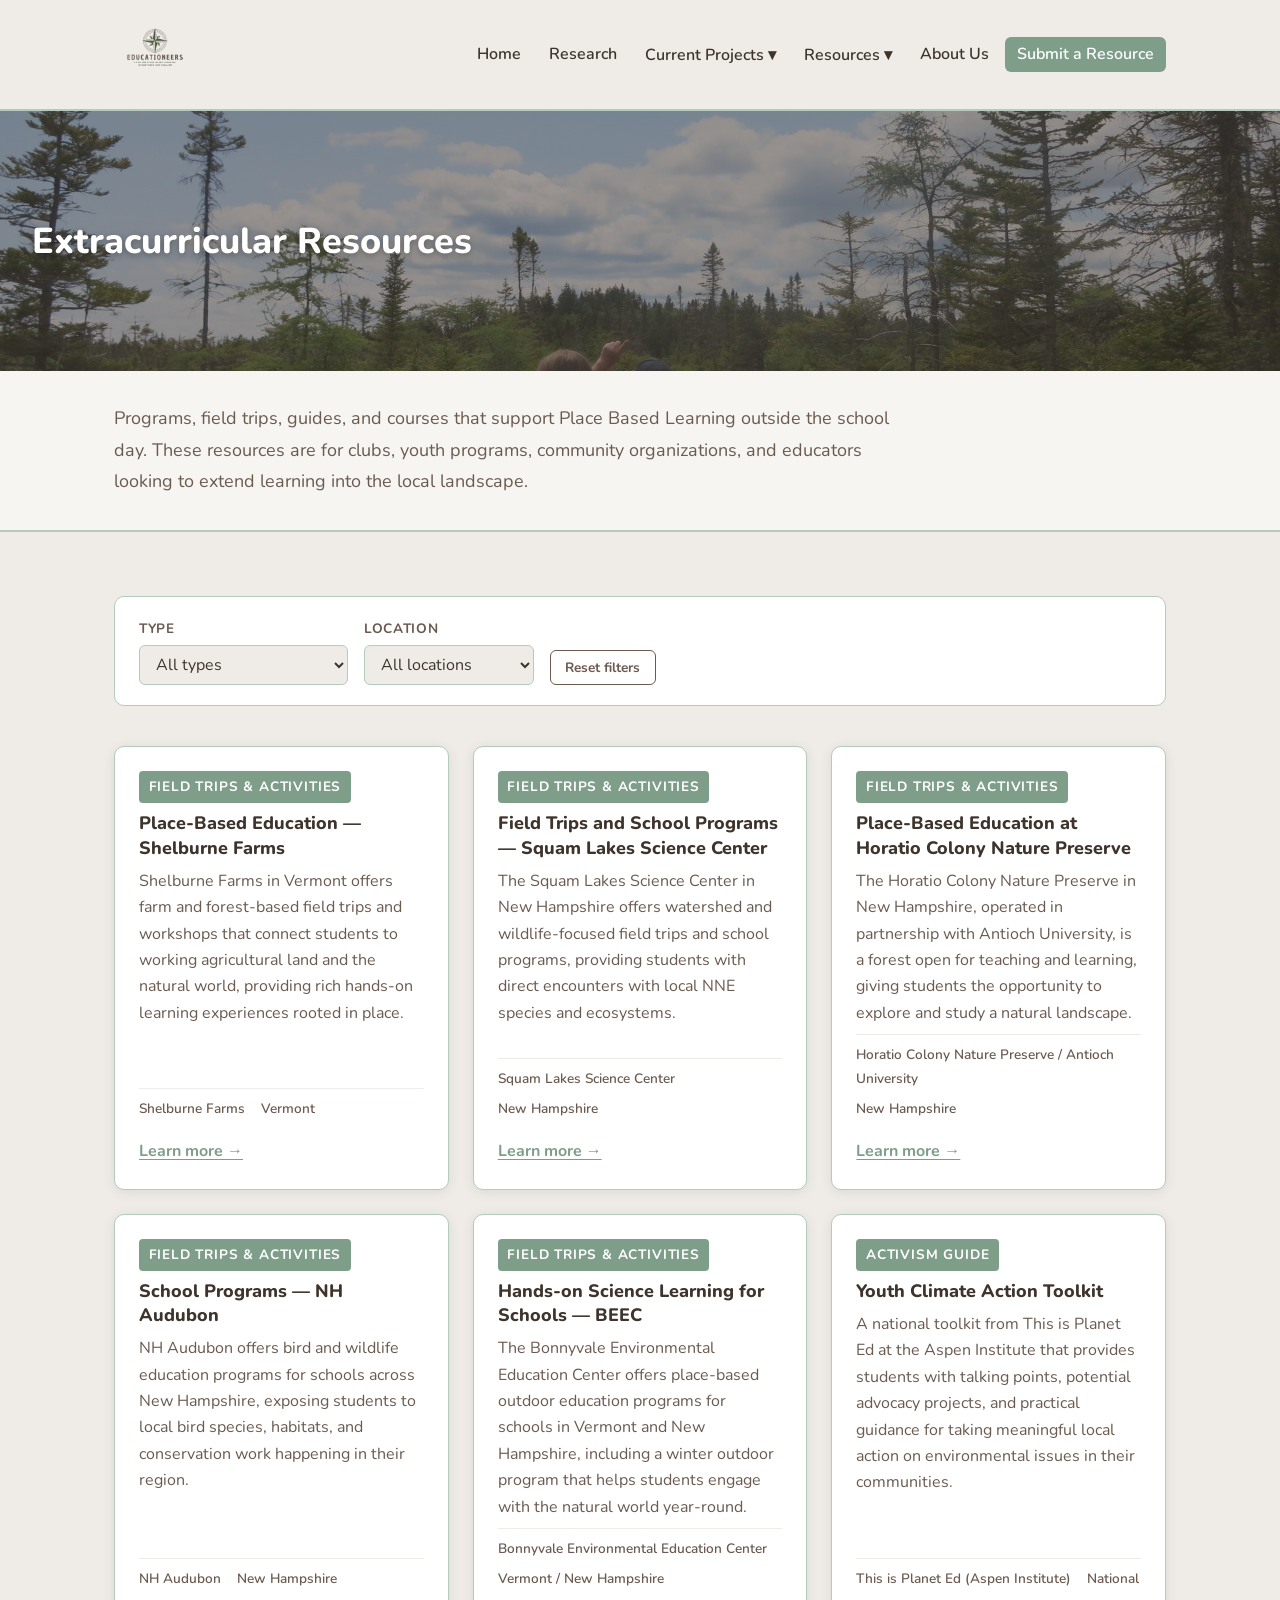
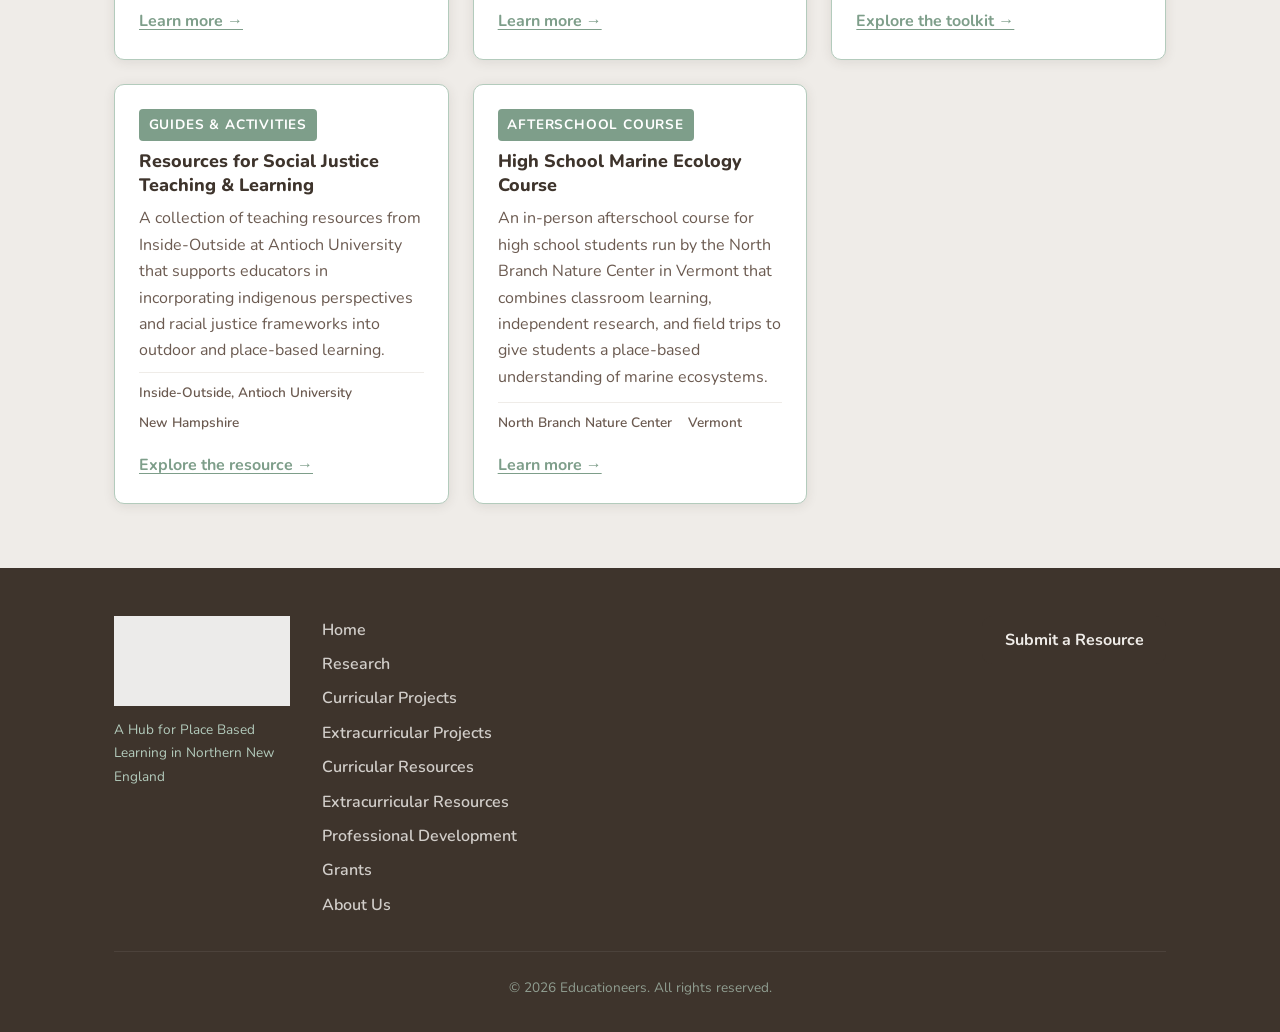
<file: extracurricular-resources.html>
<!DOCTYPE html>
<html lang="en">
<head>
  <meta charset="UTF-8">
  <meta name="viewport" content="width=device-width, initial-scale=1.0">
  <title>Extracurricular Resources — Educationeers</title>
  <meta name="description" content="Field trips, activity programs, guides, and courses for Place Based Learning outside the school day across Northern New England.">
  <link rel="stylesheet" href="css/styles.css">
</head>
<body>

  <nav class="site-nav">
    <div class="container nav-inner">
      <a href="index.html" class="nav-logo"><img src="images/logo.png" alt="Educationeers logo"></a>
      <ul class="nav-links" role="list">
        <li><a href="index.html">Home</a></li>
        <li><a href="research.html">Research</a></li>
        <li class="nav-dropdown">
          <button aria-haspopup="true">Current Projects ▾</button>
          <ul class="dropdown-menu" role="list">
            <li><a href="curricular-projects.html">Curricular Projects</a></li>
            <li><a href="extracurricular-projects.html">Extracurricular Projects</a></li>
          </ul>
        </li>
        <li class="nav-dropdown">
          <button aria-haspopup="true">Resources ▾</button>
          <ul class="dropdown-menu" role="list">
            <li><a href="curricular-resources.html">Curricular Resources</a></li>
            <li><a href="extracurricular-resources.html">Extracurricular Resources</a></li>
            <li><a href="professional-development.html">Professional Development</a></li>
            <li><a href="grants.html">Grants</a></li>
          </ul>
        </li>
        <li><a href="about.html">About Us</a></li>
        <li><a href="https://docs.google.com/forms/d/e/1FAIpQLSfaMUXRs_eb4eyFwrPAUzE-ExH7sqrETsNeq6ZsvdpuLi2Y7g/viewform" target="_blank" class="nav-submit">Submit a Resource</a></li>
      </ul>
      <button class="nav-hamburger" aria-label="Open menu"><span></span><span></span><span></span></button>
    </div>
    <div class="container"><nav class="mobile-nav">
      <a href="index.html">Home</a><a href="research.html">Research</a>
      <a href="curricular-projects.html">Curricular Projects</a><a href="extracurricular-projects.html">Extracurricular Projects</a>
      <a href="curricular-resources.html">Curricular Resources</a><a href="extracurricular-resources.html">Extracurricular Resources</a>
      <a href="professional-development.html">Professional Development</a><a href="grants.html">Grants</a>
      <a href="about.html">About Us</a><a href="https://docs.google.com/forms/d/e/1FAIpQLSfaMUXRs_eb4eyFwrPAUzE-ExH7sqrETsNeq6ZsvdpuLi2Y7g/viewform" target="_blank">Submit a Resource</a>
    </nav></div>
  </nav>

  <div class="page-hero">
    <img src="images/header-boardwalk.jpg" alt="Students on a nature boardwalk trail" class="page-hero-img">
    <div class="page-hero-overlay"><h1 class="page-hero-title">Extracurricular Resources</h1></div>
  </div>

  <div class="page-intro">
    <div class="container">
      <p>Programs, field trips, guides, and courses that support Place Based Learning outside the school day. These resources are for clubs, youth programs, community organizations, and educators looking to extend learning into the local landscape.</p>
    </div>
  </div>

  <section class="section">
    <div class="container">

      <div class="filters">
        <div class="filter-group">
          <label for="filter-type">Type</label>
          <select id="filter-type" data-filter="type">
            <option value="">All types</option>
            <option value="field trips">Field Trips &amp; Activities</option>
            <option value="activism">Activism Guide</option>
            <option value="guides">Guides &amp; Activities</option>
            <option value="afterschool">Afterschool Course</option>
          </select>
        </div>
        <div class="filter-group">
          <label for="filter-location">Location</label>
          <select id="filter-location" data-filter="location">
            <option value="">All locations</option>
            <option value="nh">New Hampshire</option>
            <option value="vt">Vermont</option>
            <option value="national">National</option>
          </select>
        </div>
        <button class="filter-reset">Reset filters</button>
      </div>

      <div class="no-results">No resources match your filters. Try resetting.</div>

      <div class="cards-grid">

        <article class="card" data-filters='{"type":"field trips","location":"vt"}'>
          <span class="card-tag">Field Trips &amp; Activities</span>
          <h2 class="card-title">Place-Based Education — Shelburne Farms</h2>
          <p class="card-summary">Shelburne Farms in Vermont offers farm and forest-based field trips and workshops that connect students to working agricultural land and the natural world, providing rich hands-on learning experiences rooted in place.</p>
          <div class="card-meta"><span>Shelburne Farms</span><span>Vermont</span></div>
          <a href="https://shelburnefarms.org/educators/resources/resource-topics/place-based-education" target="_blank" class="card-link">Learn more →</a>
        </article>

        <article class="card" data-filters='{"type":"field trips","location":"nh"}'>
          <span class="card-tag">Field Trips &amp; Activities</span>
          <h2 class="card-title">Field Trips and School Programs — Squam Lakes Science Center</h2>
          <p class="card-summary">The Squam Lakes Science Center in New Hampshire offers watershed and wildlife-focused field trips and school programs, providing students with direct encounters with local NNE species and ecosystems.</p>
          <div class="card-meta"><span>Squam Lakes Science Center</span><span>New Hampshire</span></div>
          <a href="https://nhnature.org/teachers/" target="_blank" class="card-link">Learn more →</a>
        </article>

        <article class="card" data-filters='{"type":"field trips","location":"nh"}'>
          <span class="card-tag">Field Trips &amp; Activities</span>
          <h2 class="card-title">Place-Based Education at Horatio Colony Nature Preserve</h2>
          <p class="card-summary">The Horatio Colony Nature Preserve in New Hampshire, operated in partnership with Antioch University, is a forest open for teaching and learning, giving students the opportunity to explore and study a natural landscape.</p>
          <div class="card-meta"><span>Horatio Colony Nature Preserve / Antioch University</span><span>New Hampshire</span></div>
          <a href="https://www.antioch.edu/centers-institutes/horatio-colony-nature-preserve/" target="_blank" class="card-link">Learn more →</a>
        </article>

        <article class="card" data-filters='{"type":"field trips","location":"nh"}'>
          <span class="card-tag">Field Trips &amp; Activities</span>
          <h2 class="card-title">School Programs — NH Audubon</h2>
          <p class="card-summary">NH Audubon offers bird and wildlife education programs for schools across New Hampshire, exposing students to local bird species, habitats, and conservation work happening in their region.</p>
          <div class="card-meta"><span>NH Audubon</span><span>New Hampshire</span></div>
          <a href="https://nhaudubon.org/education/school-programs/" target="_blank" class="card-link">Learn more →</a>
        </article>

        <article class="card" data-filters='{"type":"field trips","location":"vt nh"}'>
          <span class="card-tag">Field Trips &amp; Activities</span>
          <h2 class="card-title">Hands-on Science Learning for Schools — BEEC</h2>
          <p class="card-summary">The Bonnyvale Environmental Education Center offers place-based outdoor education programs for schools in Vermont and New Hampshire, including a winter outdoor program that helps students engage with the natural world year-round.</p>
          <div class="card-meta"><span>Bonnyvale Environmental Education Center</span><span>Vermont / New Hampshire</span></div>
          <a href="https://beec.org/for-schools/" target="_blank" class="card-link">Learn more →</a>
        </article>

        <article class="card" data-filters='{"type":"activism","location":"national"}'>
          <span class="card-tag">Activism Guide</span>
          <h2 class="card-title">Youth Climate Action Toolkit</h2>
          <p class="card-summary">A national toolkit from This is Planet Ed at the Aspen Institute that provides students with talking points, potential advocacy projects, and practical guidance for taking meaningful local action on environmental issues in their communities.</p>
          <div class="card-meta"><span>This is Planet Ed (Aspen Institute)</span><span>National</span></div>
          <a href="https://www.thisisplaneted.org/resources/youth-climate-action-toolkit" target="_blank" class="card-link">Explore the toolkit →</a>
        </article>

        <article class="card" data-filters='{"type":"guides","location":"nh"}'>
          <span class="card-tag">Guides &amp; Activities</span>
          <h2 class="card-title">Resources for Social Justice Teaching &amp; Learning</h2>
          <p class="card-summary">A collection of teaching resources from Inside-Outside at Antioch University that supports educators in incorporating indigenous perspectives and racial justice frameworks into outdoor and place-based learning.</p>
          <div class="card-meta"><span>Inside-Outside, Antioch University</span><span>New Hampshire</span></div>
          <a href="https://www.insideoutside.org/socialjustice" target="_blank" class="card-link">Explore the resource →</a>
        </article>

        <article class="card" data-filters='{"type":"afterschool","location":"vt"}'>
          <span class="card-tag">Afterschool Course</span>
          <h2 class="card-title">High School Marine Ecology Course</h2>
          <p class="card-summary">An in-person afterschool course for high school students run by the North Branch Nature Center in Vermont that combines classroom learning, independent research, and field trips to give students a place-based understanding of marine ecosystems.</p>
          <div class="card-meta"><span>North Branch Nature Center</span><span>Vermont</span></div>
          <a href="https://northbranchnaturecenter.org/youth-programs/marine" target="_blank" class="card-link">Learn more →</a>
        </article>

      </div>
    </div>
  </section>

  <footer class="site-footer">
    <div class="container">
      <div class="footer-inner">
        <div class="footer-brand"><img src="images/logo.png" alt="Educationeers"><p>A Hub for Place Based Learning in Northern New England</p></div>
        <nav class="footer-nav">
          <a href="index.html">Home</a><a href="research.html">Research</a>
          <a href="curricular-projects.html">Curricular Projects</a><a href="extracurricular-projects.html">Extracurricular Projects</a>
          <a href="curricular-resources.html">Curricular Resources</a><a href="extracurricular-resources.html">Extracurricular Resources</a>
          <a href="professional-development.html">Professional Development</a><a href="grants.html">Grants</a>
          <a href="about.html">About Us</a>
        </nav>
        <div class="footer-right"><a href="https://docs.google.com/forms/d/e/1FAIpQLSfaMUXRs_eb4eyFwrPAUzE-ExH7sqrETsNeq6ZsvdpuLi2Y7g/viewform" target="_blank" class="btn">Submit a Resource</a></div>
      </div>
      <p class="footer-copy">© 2026 Educationeers. All rights reserved.</p>
    </div>
  </footer>
  <script src="js/filters.js"></script>
</body>
</html>
</file>
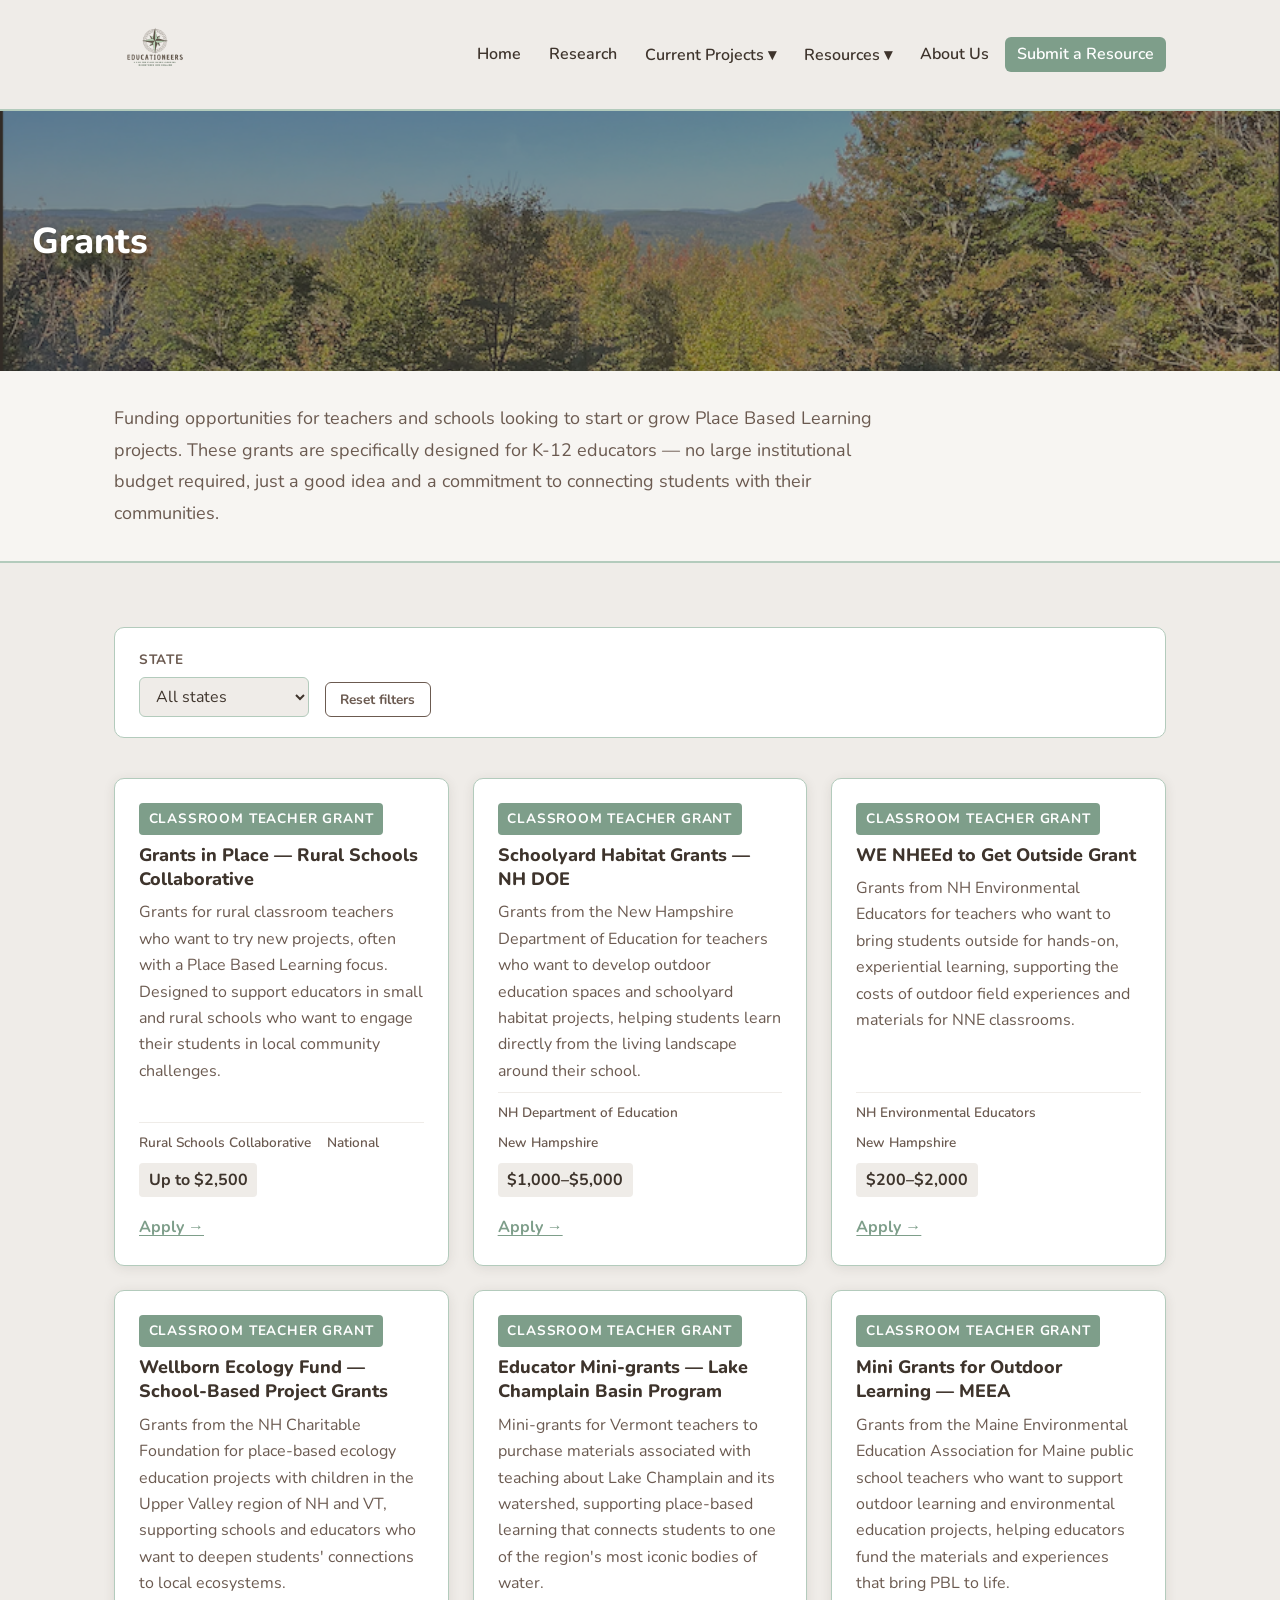
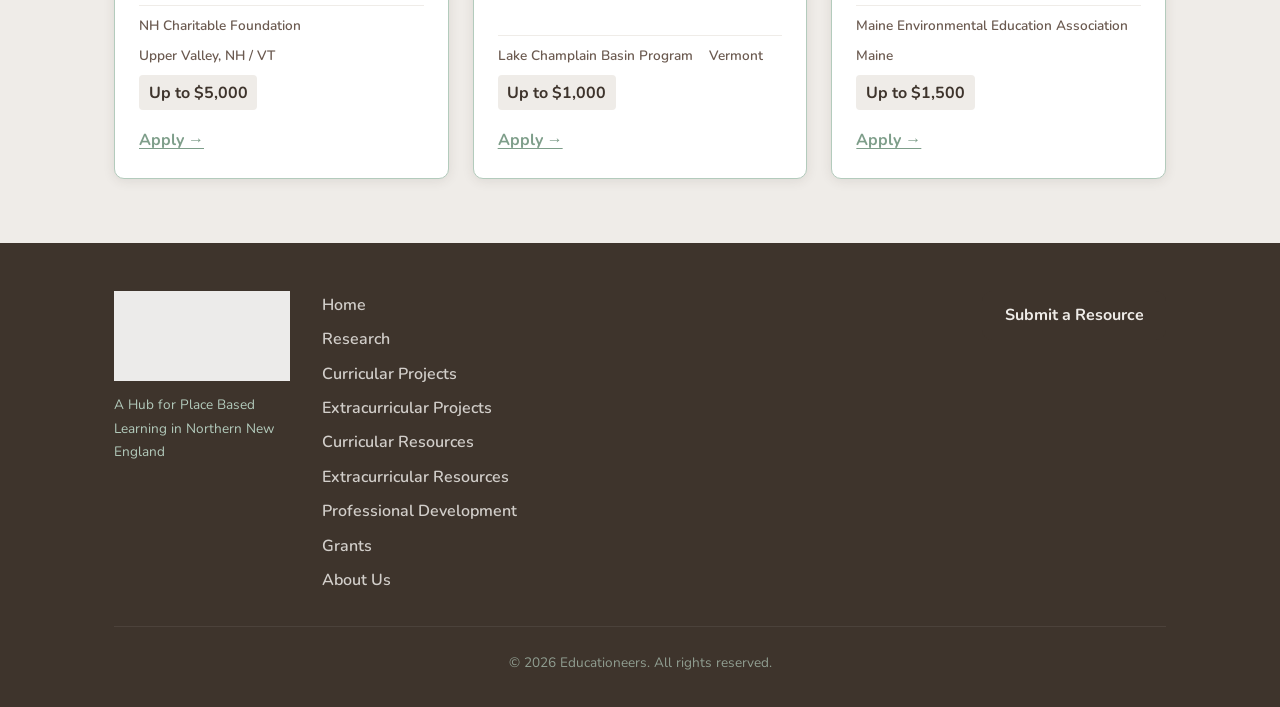
<file: grants.html>
<!DOCTYPE html>
<html lang="en">
<head>
  <meta charset="UTF-8">
  <meta name="viewport" content="width=device-width, initial-scale=1.0">
  <title>Grants — Educationeers</title>
  <meta name="description" content="Grant funding opportunities for teachers and schools bringing Place Based Learning to Northern New England classrooms and communities.">
  <link rel="stylesheet" href="css/styles.css">
</head>
<body>

  <nav class="site-nav">
    <div class="container nav-inner">
      <a href="index.html" class="nav-logo"><img src="images/logo.png" alt="Educationeers logo"></a>
      <ul class="nav-links" role="list">
        <li><a href="index.html">Home</a></li>
        <li><a href="research.html">Research</a></li>
        <li class="nav-dropdown">
          <button aria-haspopup="true">Current Projects ▾</button>
          <ul class="dropdown-menu" role="list">
            <li><a href="curricular-projects.html">Curricular Projects</a></li>
            <li><a href="extracurricular-projects.html">Extracurricular Projects</a></li>
          </ul>
        </li>
        <li class="nav-dropdown">
          <button aria-haspopup="true">Resources ▾</button>
          <ul class="dropdown-menu" role="list">
            <li><a href="curricular-resources.html">Curricular Resources</a></li>
            <li><a href="extracurricular-resources.html">Extracurricular Resources</a></li>
            <li><a href="professional-development.html">Professional Development</a></li>
            <li><a href="grants.html">Grants</a></li>
          </ul>
        </li>
        <li><a href="about.html">About Us</a></li>
        <li><a href="https://docs.google.com/forms/d/e/1FAIpQLSfaMUXRs_eb4eyFwrPAUzE-ExH7sqrETsNeq6ZsvdpuLi2Y7g/viewform" target="_blank" class="nav-submit">Submit a Resource</a></li>
      </ul>
      <button class="nav-hamburger" aria-label="Open menu"><span></span><span></span><span></span></button>
    </div>
    <div class="container"><nav class="mobile-nav">
      <a href="index.html">Home</a><a href="research.html">Research</a>
      <a href="curricular-projects.html">Curricular Projects</a><a href="extracurricular-projects.html">Extracurricular Projects</a>
      <a href="curricular-resources.html">Curricular Resources</a><a href="extracurricular-resources.html">Extracurricular Resources</a>
      <a href="professional-development.html">Professional Development</a><a href="grants.html">Grants</a>
      <a href="about.html">About Us</a><a href="https://docs.google.com/forms/d/e/1FAIpQLSfaMUXRs_eb4eyFwrPAUzE-ExH7sqrETsNeq6ZsvdpuLi2Y7g/viewform" target="_blank">Submit a Resource</a>
    </nav></div>
  </nav>

  <div class="page-hero">
    <img src="images/header-fall.jpg" alt="NNE fall foliage landscape" class="page-hero-img">
    <div class="page-hero-overlay"><h1 class="page-hero-title">Grants</h1></div>
  </div>

  <div class="page-intro">
    <div class="container">
      <p>Funding opportunities for teachers and schools looking to start or grow Place Based Learning projects. These grants are specifically designed for K-12 educators — no large institutional budget required, just a good idea and a commitment to connecting students with their communities.</p>
    </div>
  </div>

  <section class="section">
    <div class="container">

      <div class="filters">
        <div class="filter-group">
          <label for="filter-location">State</label>
          <select id="filter-location" data-filter="location">
            <option value="">All states</option>
            <option value="me">Maine</option>
            <option value="nh">New Hampshire</option>
            <option value="vt">Vermont</option>
            <option value="national">National</option>
          </select>
        </div>
        <button class="filter-reset">Reset filters</button>
      </div>

      <div class="no-results">No grants match your filters. Try resetting.</div>

      <div class="cards-grid">

        <article class="card" data-filters='{"location":"national"}'>
          <span class="card-tag">Classroom Teacher Grant</span>
          <h2 class="card-title">Grants in Place — Rural Schools Collaborative</h2>
          <p class="card-summary">Grants for rural classroom teachers who want to try new projects, often with a Place Based Learning focus. Designed to support educators in small and rural schools who want to engage their students in local community challenges.</p>
          <div class="card-meta"><span>Rural Schools Collaborative</span><span>National</span></div>
          <div class="card-amount">Up to $2,500</div>
          <a href="https://ruralschoolscollaborative.org/programs/grants-in-place" target="_blank" class="card-link">Apply →</a>
        </article>

        <article class="card" data-filters='{"location":"nh"}'>
          <span class="card-tag">Classroom Teacher Grant</span>
          <h2 class="card-title">Schoolyard Habitat Grants — NH DOE</h2>
          <p class="card-summary">Grants from the New Hampshire Department of Education for teachers who want to develop outdoor education spaces and schoolyard habitat projects, helping students learn directly from the living landscape around their school.</p>
          <div class="card-meta"><span>NH Department of Education</span><span>New Hampshire</span></div>
          <div class="card-amount">$1,000–$5,000</div>
          <a href="https://www.wildlife.nh.gov/education/schoolyard-habitat-grants" target="_blank" class="card-link">Apply →</a>
        </article>

        <article class="card" data-filters='{"location":"nh"}'>
          <span class="card-tag">Classroom Teacher Grant</span>
          <h2 class="card-title">WE NHEEd to Get Outside Grant</h2>
          <p class="card-summary">Grants from NH Environmental Educators for teachers who want to bring students outside for hands-on, experiential learning, supporting the costs of outdoor field experiences and materials for NNE classrooms.</p>
          <div class="card-meta"><span>NH Environmental Educators</span><span>New Hampshire</span></div>
          <div class="card-amount">$200–$2,000</div>
          <a href="https://nhee.org/about-us/we-nheed-to-get-outside-grant/" target="_blank" class="card-link">Apply →</a>
        </article>

        <article class="card" data-filters='{"location":"nh vt"}'>
          <span class="card-tag">Classroom Teacher Grant</span>
          <h2 class="card-title">Wellborn Ecology Fund — School-Based Project Grants</h2>
          <p class="card-summary">Grants from the NH Charitable Foundation for place-based ecology education projects with children in the Upper Valley region of NH and VT, supporting schools and educators who want to deepen students' connections to local ecosystems.</p>
          <div class="card-meta"><span>NH Charitable Foundation</span><span>Upper Valley, NH / VT</span></div>
          <div class="card-amount">Up to $5,000</div>
          <a href="https://www.nhcf.org/how-can-we-help-you/apply-for-a-grant/wellborn/" target="_blank" class="card-link">Apply →</a>
        </article>

        <article class="card" data-filters='{"location":"vt"}'>
          <span class="card-tag">Classroom Teacher Grant</span>
          <h2 class="card-title">Educator Mini-grants — Lake Champlain Basin Program</h2>
          <p class="card-summary">Mini-grants for Vermont teachers to purchase materials associated with teaching about Lake Champlain and its watershed, supporting place-based learning that connects students to one of the region's most iconic bodies of water.</p>
          <div class="card-meta"><span>Lake Champlain Basin Program</span><span>Vermont</span></div>
          <div class="card-amount">Up to $1,000</div>
          <a href="https://www.lcbp.org/about-us/grants-rfps/request-for-proposals-rfps/" target="_blank" class="card-link">Apply →</a>
        </article>

        <article class="card" data-filters='{"location":"me"}'>
          <span class="card-tag">Classroom Teacher Grant</span>
          <h2 class="card-title">Mini Grants for Outdoor Learning — MEEA</h2>
          <p class="card-summary">Grants from the Maine Environmental Education Association for Maine public school teachers who want to support outdoor learning and environmental education projects, helping educators fund the materials and experiences that bring PBL to life.</p>
          <div class="card-meta"><span>Maine Environmental Education Association</span><span>Maine</span></div>
          <div class="card-amount">Up to $1,500</div>
          <a href="https://www.meeassociation.org/minigrants-for-outdoor-learning" target="_blank" class="card-link">Apply →</a>
        </article>

      </div>
    </div>
  </section>

  <footer class="site-footer">
    <div class="container">
      <div class="footer-inner">
        <div class="footer-brand"><img src="images/logo.png" alt="Educationeers"><p>A Hub for Place Based Learning in Northern New England</p></div>
        <nav class="footer-nav">
          <a href="index.html">Home</a><a href="research.html">Research</a>
          <a href="curricular-projects.html">Curricular Projects</a><a href="extracurricular-projects.html">Extracurricular Projects</a>
          <a href="curricular-resources.html">Curricular Resources</a><a href="extracurricular-resources.html">Extracurricular Resources</a>
          <a href="professional-development.html">Professional Development</a><a href="grants.html">Grants</a>
          <a href="about.html">About Us</a>
        </nav>
        <div class="footer-right"><a href="https://docs.google.com/forms/d/e/1FAIpQLSfaMUXRs_eb4eyFwrPAUzE-ExH7sqrETsNeq6ZsvdpuLi2Y7g/viewform" target="_blank" class="btn">Submit a Resource</a></div>
      </div>
      <p class="footer-copy">© 2026 Educationeers. All rights reserved.</p>
    </div>
  </footer>
  <script src="js/filters.js"></script>
</body>
</html>
</file>
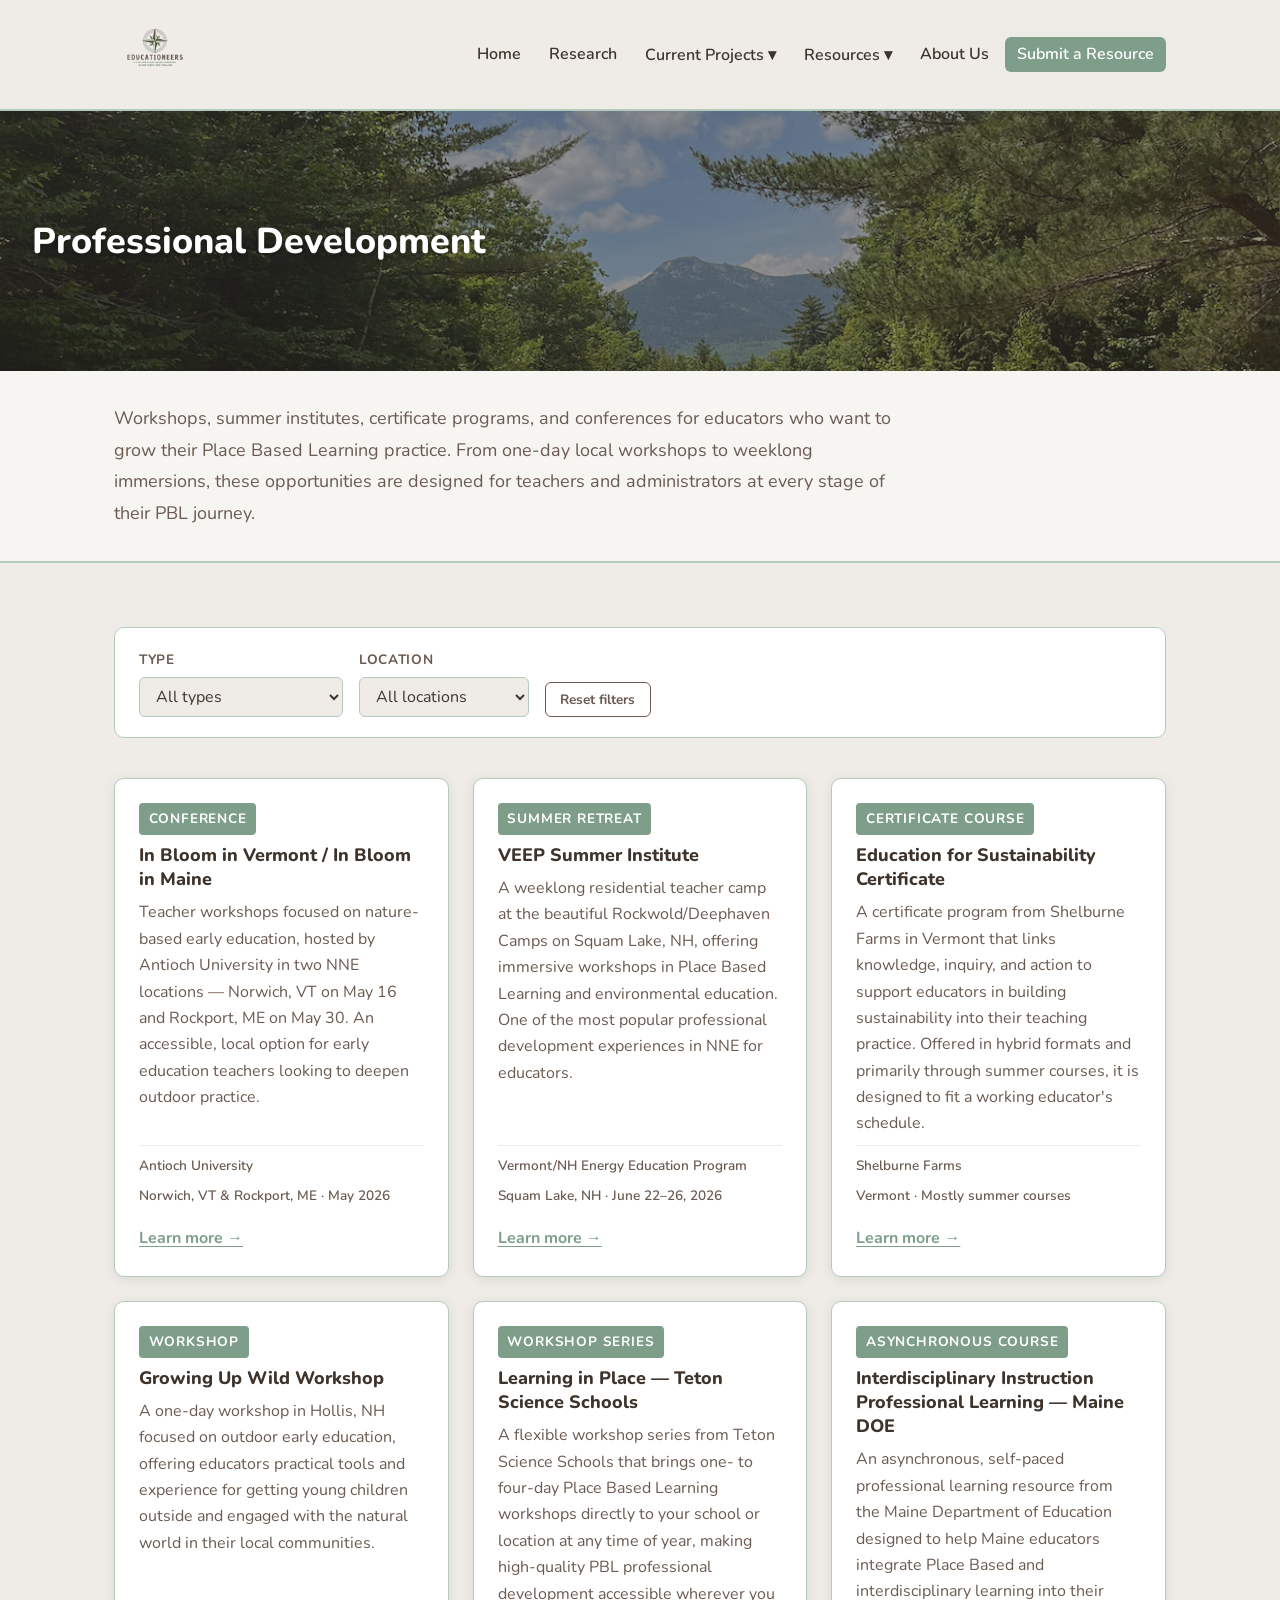
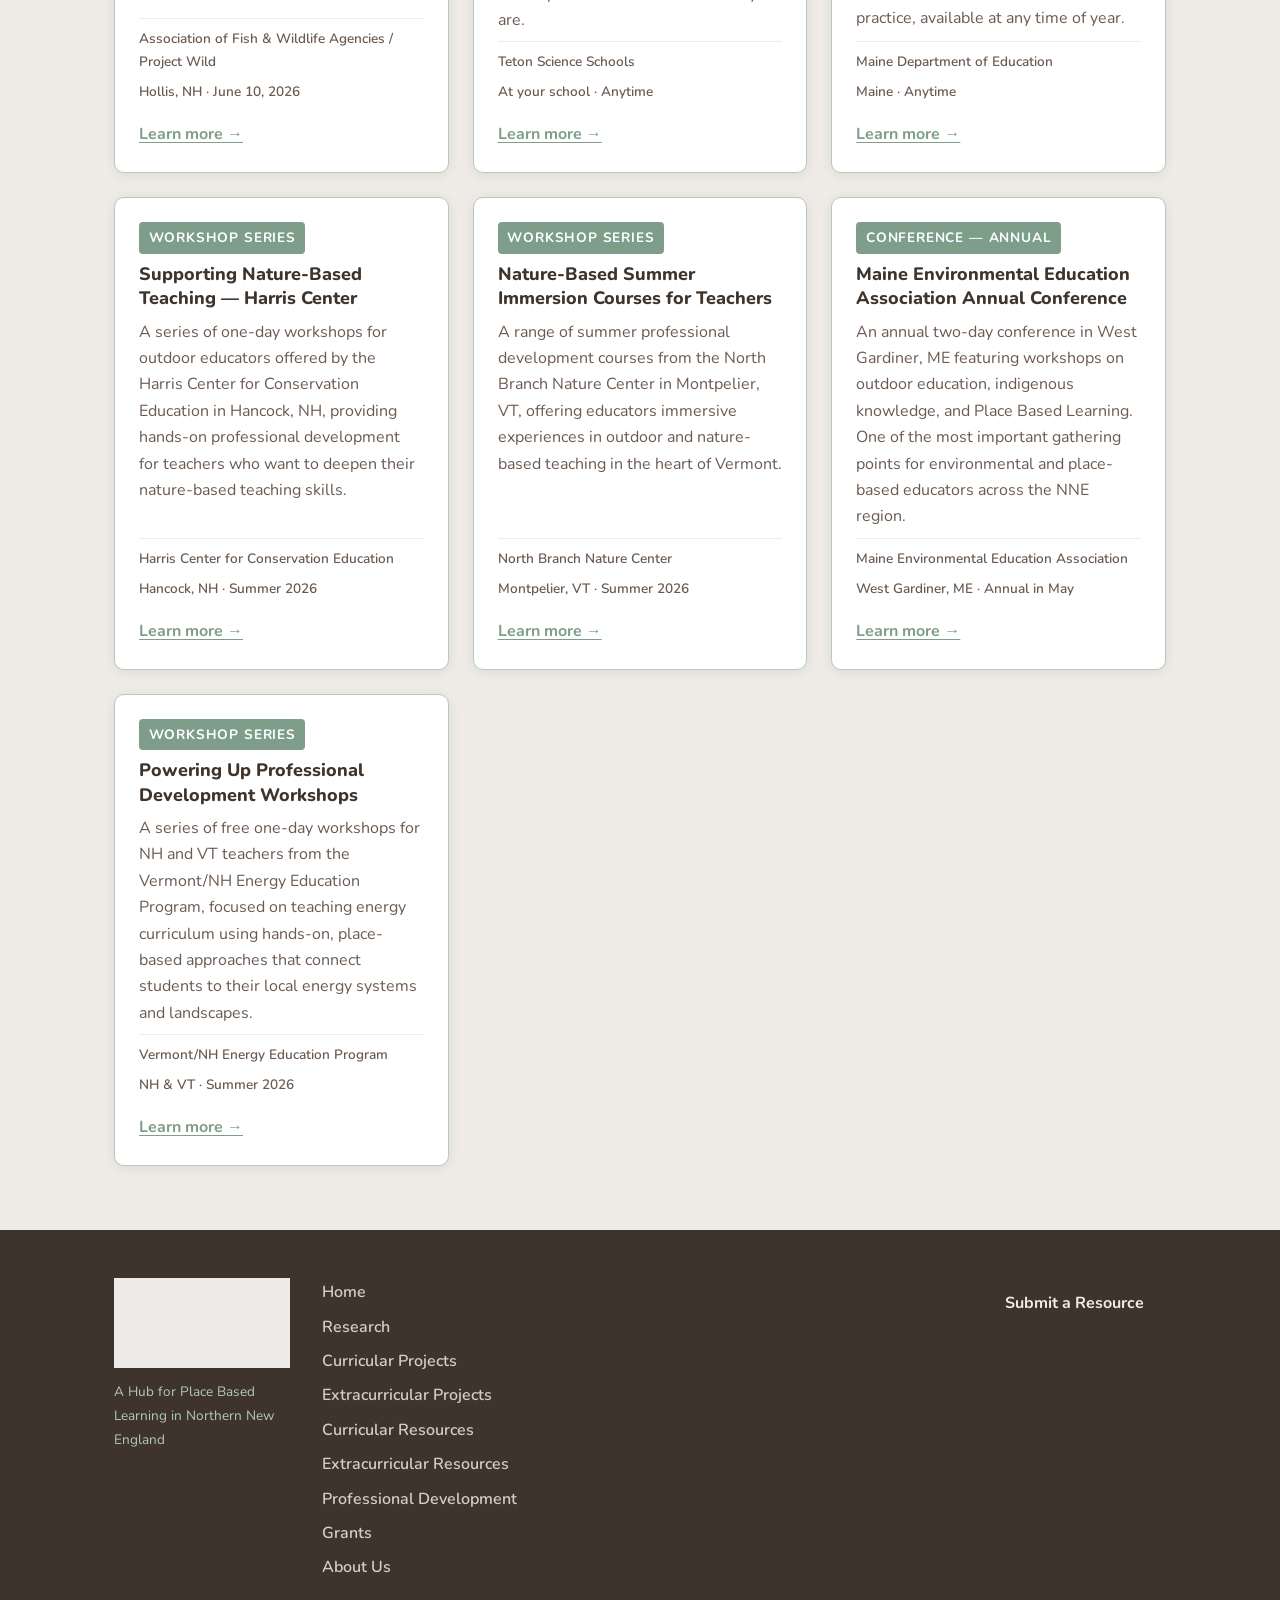
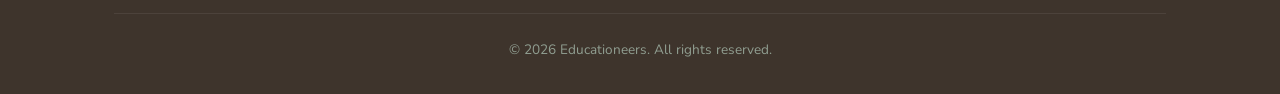
<file: professional-development.html>
<!DOCTYPE html>
<html lang="en">
<head>
  <meta charset="UTF-8">
  <meta name="viewport" content="width=device-width, initial-scale=1.0">
  <title>Professional Development — Educationeers</title>
  <meta name="description" content="Workshops, institutes, certificate programs, and conferences for educators who want to deepen their Place Based Learning practice across Northern New England.">
  <link rel="stylesheet" href="css/styles.css">
</head>
<body>

  <nav class="site-nav">
    <div class="container nav-inner">
      <a href="index.html" class="nav-logo"><img src="images/logo.png" alt="Educationeers logo"></a>
      <ul class="nav-links" role="list">
        <li><a href="index.html">Home</a></li>
        <li><a href="research.html">Research</a></li>
        <li class="nav-dropdown">
          <button aria-haspopup="true">Current Projects ▾</button>
          <ul class="dropdown-menu" role="list">
            <li><a href="curricular-projects.html">Curricular Projects</a></li>
            <li><a href="extracurricular-projects.html">Extracurricular Projects</a></li>
          </ul>
        </li>
        <li class="nav-dropdown">
          <button aria-haspopup="true">Resources ▾</button>
          <ul class="dropdown-menu" role="list">
            <li><a href="curricular-resources.html">Curricular Resources</a></li>
            <li><a href="extracurricular-resources.html">Extracurricular Resources</a></li>
            <li><a href="professional-development.html">Professional Development</a></li>
            <li><a href="grants.html">Grants</a></li>
          </ul>
        </li>
        <li><a href="about.html">About Us</a></li>
        <li><a href="https://docs.google.com/forms/d/e/1FAIpQLSfaMUXRs_eb4eyFwrPAUzE-ExH7sqrETsNeq6ZsvdpuLi2Y7g/viewform" target="_blank" class="nav-submit">Submit a Resource</a></li>
      </ul>
      <button class="nav-hamburger" aria-label="Open menu"><span></span><span></span><span></span></button>
    </div>
    <div class="container"><nav class="mobile-nav">
      <a href="index.html">Home</a><a href="research.html">Research</a>
      <a href="curricular-projects.html">Curricular Projects</a><a href="extracurricular-projects.html">Extracurricular Projects</a>
      <a href="curricular-resources.html">Curricular Resources</a><a href="extracurricular-resources.html">Extracurricular Resources</a>
      <a href="professional-development.html">Professional Development</a><a href="grants.html">Grants</a>
      <a href="about.html">About Us</a><a href="https://docs.google.com/forms/d/e/1FAIpQLSfaMUXRs_eb4eyFwrPAUzE-ExH7sqrETsNeq6ZsvdpuLi2Y7g/viewform" target="_blank">Submit a Resource</a>
    </nav></div>
  </nav>

  <div class="page-hero">
    <img src="images/header-mountain.jpg" alt="NNE landscape with Adirondack chair and mountain view" class="page-hero-img">
    <div class="page-hero-overlay"><h1 class="page-hero-title">Professional Development</h1></div>
  </div>

  <div class="page-intro">
    <div class="container">
      <p>Workshops, summer institutes, certificate programs, and conferences for educators who want to grow their Place Based Learning practice. From one-day local workshops to weeklong immersions, these opportunities are designed for teachers and administrators at every stage of their PBL journey.</p>
    </div>
  </div>

  <section class="section">
    <div class="container">

      <div class="filters">
        <div class="filter-group">
          <label for="filter-type">Type</label>
          <select id="filter-type" data-filter="type">
            <option value="">All types</option>
            <option value="conference">Conference</option>
            <option value="summer retreat">Summer Retreat</option>
            <option value="certificate">Certificate Course</option>
            <option value="workshop">Workshop</option>
            <option value="workshop series">Workshop Series</option>
            <option value="asynchronous">Asynchronous Course</option>
          </select>
        </div>
        <div class="filter-group">
          <label for="filter-location">Location</label>
          <select id="filter-location" data-filter="location">
            <option value="">All locations</option>
            <option value="me">Maine</option>
            <option value="nh">New Hampshire</option>
            <option value="vt">Vermont</option>
            <option value="online">Online / Anytime</option>
          </select>
        </div>
        <button class="filter-reset">Reset filters</button>
      </div>

      <div class="no-results">No programs match your filters. Try resetting.</div>

      <div class="cards-grid">

        <article class="card" data-filters='{"type":"conference","location":"vt me"}'>
          <span class="card-tag">Conference</span>
          <h2 class="card-title">In Bloom in Vermont / In Bloom in Maine</h2>
          <p class="card-summary">Teacher workshops focused on nature-based early education, hosted by Antioch University in two NNE locations — Norwich, VT on May 16 and Rockport, ME on May 30. An accessible, local option for early education teachers looking to deepen outdoor practice.</p>
          <div class="card-meta"><span>Antioch University</span><span>Norwich, VT &amp; Rockport, ME · May 2026</span></div>
          <a href="https://continuinged.antioch.edu/course-category/IB/" target="_blank" class="card-link">Learn more →</a>
        </article>

        <article class="card" data-filters='{"type":"summer retreat","location":"nh"}'>
          <span class="card-tag">Summer Retreat</span>
          <h2 class="card-title">VEEP Summer Institute</h2>
          <p class="card-summary">A weeklong residential teacher camp at the beautiful Rockwold/Deephaven Camps on Squam Lake, NH, offering immersive workshops in Place Based Learning and environmental education. One of the most popular professional development experiences in NNE for educators.</p>
          <div class="card-meta"><span>Vermont/NH Energy Education Program</span><span>Squam Lake, NH · June 22–26, 2026</span></div>
          <a href="https://veep.org/summerinstitute/" target="_blank" class="card-link">Learn more →</a>
        </article>

        <article class="card" data-filters='{"type":"certificate","location":"vt"}'>
          <span class="card-tag">Certificate Course</span>
          <h2 class="card-title">Education for Sustainability Certificate</h2>
          <p class="card-summary">A certificate program from Shelburne Farms in Vermont that links knowledge, inquiry, and action to support educators in building sustainability into their teaching practice. Offered in hybrid formats and primarily through summer courses, it is designed to fit a working educator's schedule.</p>
          <div class="card-meta"><span>Shelburne Farms</span><span>Vermont · Mostly summer courses</span></div>
          <a href="https://shelburnefarms.org/educators/professional-learning" target="_blank" class="card-link">Learn more →</a>
        </article>

        <article class="card" data-filters='{"type":"workshop","location":"nh"}'>
          <span class="card-tag">Workshop</span>
          <h2 class="card-title">Growing Up Wild Workshop</h2>
          <p class="card-summary">A one-day workshop in Hollis, NH focused on outdoor early education, offering educators practical tools and experience for getting young children outside and engaged with the natural world in their local communities.</p>
          <div class="card-meta"><span>Association of Fish &amp; Wildlife Agencies / Project Wild</span><span>Hollis, NH · June 10, 2026</span></div>
          <a href="https://nhee.org/mec-events/growing-up-wild-educator-workshop/" target="_blank" class="card-link">Learn more →</a>
        </article>

        <article class="card" data-filters='{"type":"workshop series","location":"online"}'>
          <span class="card-tag">Workshop Series</span>
          <h2 class="card-title">Learning in Place — Teton Science Schools</h2>
          <p class="card-summary">A flexible workshop series from Teton Science Schools that brings one- to four-day Place Based Learning workshops directly to your school or location at any time of year, making high-quality PBL professional development accessible wherever you are.</p>
          <div class="card-meta"><span>Teton Science Schools</span><span>At your school · Anytime</span></div>
          <a href="https://www.tetonscience.org/educational-consulting/at-your-school-or-location/" target="_blank" class="card-link">Learn more →</a>
        </article>

        <article class="card" data-filters='{"type":"asynchronous","location":"me online"}'>
          <span class="card-tag">Asynchronous Course</span>
          <h2 class="card-title">Interdisciplinary Instruction Professional Learning — Maine DOE</h2>
          <p class="card-summary">An asynchronous, self-paced professional learning resource from the Maine Department of Education designed to help Maine educators integrate Place Based and interdisciplinary learning into their practice, available at any time of year.</p>
          <div class="card-meta"><span>Maine Department of Education</span><span>Maine · Anytime</span></div>
          <a href="https://www.maine.gov/doe/learning/II/PL" target="_blank" class="card-link">Learn more →</a>
        </article>

        <article class="card" data-filters='{"type":"workshop series","location":"nh"}'>
          <span class="card-tag">Workshop Series</span>
          <h2 class="card-title">Supporting Nature-Based Teaching — Harris Center</h2>
          <p class="card-summary">A series of one-day workshops for outdoor educators offered by the Harris Center for Conservation Education in Hancock, NH, providing hands-on professional development for teachers who want to deepen their nature-based teaching skills.</p>
          <div class="card-meta"><span>Harris Center for Conservation Education</span><span>Hancock, NH · Summer 2026</span></div>
          <a href="https://harriscenter.org/programs-and-education/school-programs/professional-development" target="_blank" class="card-link">Learn more →</a>
        </article>

        <article class="card" data-filters='{"type":"workshop series","location":"vt"}'>
          <span class="card-tag">Workshop Series</span>
          <h2 class="card-title">Nature-Based Summer Immersion Courses for Teachers</h2>
          <p class="card-summary">A range of summer professional development courses from the North Branch Nature Center in Montpelier, VT, offering educators immersive experiences in outdoor and nature-based teaching in the heart of Vermont.</p>
          <div class="card-meta"><span>North Branch Nature Center</span><span>Montpelier, VT · Summer 2026</span></div>
          <a href="https://northbranchnaturecenter.org/adult-programs/educator-institutes" target="_blank" class="card-link">Learn more →</a>
        </article>

        <article class="card" data-filters='{"type":"conference","location":"me"}'>
          <span class="card-tag">Conference — Annual</span>
          <h2 class="card-title">Maine Environmental Education Association Annual Conference</h2>
          <p class="card-summary">An annual two-day conference in West Gardiner, ME featuring workshops on outdoor education, indigenous knowledge, and Place Based Learning. One of the most important gathering points for environmental and place-based educators across the NNE region.</p>
          <div class="card-meta"><span>Maine Environmental Education Association</span><span>West Gardiner, ME · Annual in May</span></div>
          <a href="https://www.meeassociation.org/annual-conference" target="_blank" class="card-link">Learn more →</a>
        </article>

        <article class="card" data-filters='{"type":"workshop series","location":"nh vt"}'>
          <span class="card-tag">Workshop Series</span>
          <h2 class="card-title">Powering Up Professional Development Workshops</h2>
          <p class="card-summary">A series of free one-day workshops for NH and VT teachers from the Vermont/NH Energy Education Program, focused on teaching energy curriculum using hands-on, place-based approaches that connect students to their local energy systems and landscapes.</p>
          <div class="card-meta"><span>Vermont/NH Energy Education Program</span><span>NH &amp; VT · Summer 2026</span></div>
          <a href="https://veep.org/poweringupworkshops/" target="_blank" class="card-link">Learn more →</a>
        </article>

      </div>
    </div>
  </section>

  <footer class="site-footer">
    <div class="container">
      <div class="footer-inner">
        <div class="footer-brand"><img src="images/logo.png" alt="Educationeers"><p>A Hub for Place Based Learning in Northern New England</p></div>
        <nav class="footer-nav">
          <a href="index.html">Home</a><a href="research.html">Research</a>
          <a href="curricular-projects.html">Curricular Projects</a><a href="extracurricular-projects.html">Extracurricular Projects</a>
          <a href="curricular-resources.html">Curricular Resources</a><a href="extracurricular-resources.html">Extracurricular Resources</a>
          <a href="professional-development.html">Professional Development</a><a href="grants.html">Grants</a>
          <a href="about.html">About Us</a>
        </nav>
        <div class="footer-right"><a href="https://docs.google.com/forms/d/e/1FAIpQLSfaMUXRs_eb4eyFwrPAUzE-ExH7sqrETsNeq6ZsvdpuLi2Y7g/viewform" target="_blank" class="btn">Submit a Resource</a></div>
      </div>
      <p class="footer-copy">© 2026 Educationeers. All rights reserved.</p>
    </div>
  </footer>
  <script src="js/filters.js"></script>
</body>
</html>
</file>
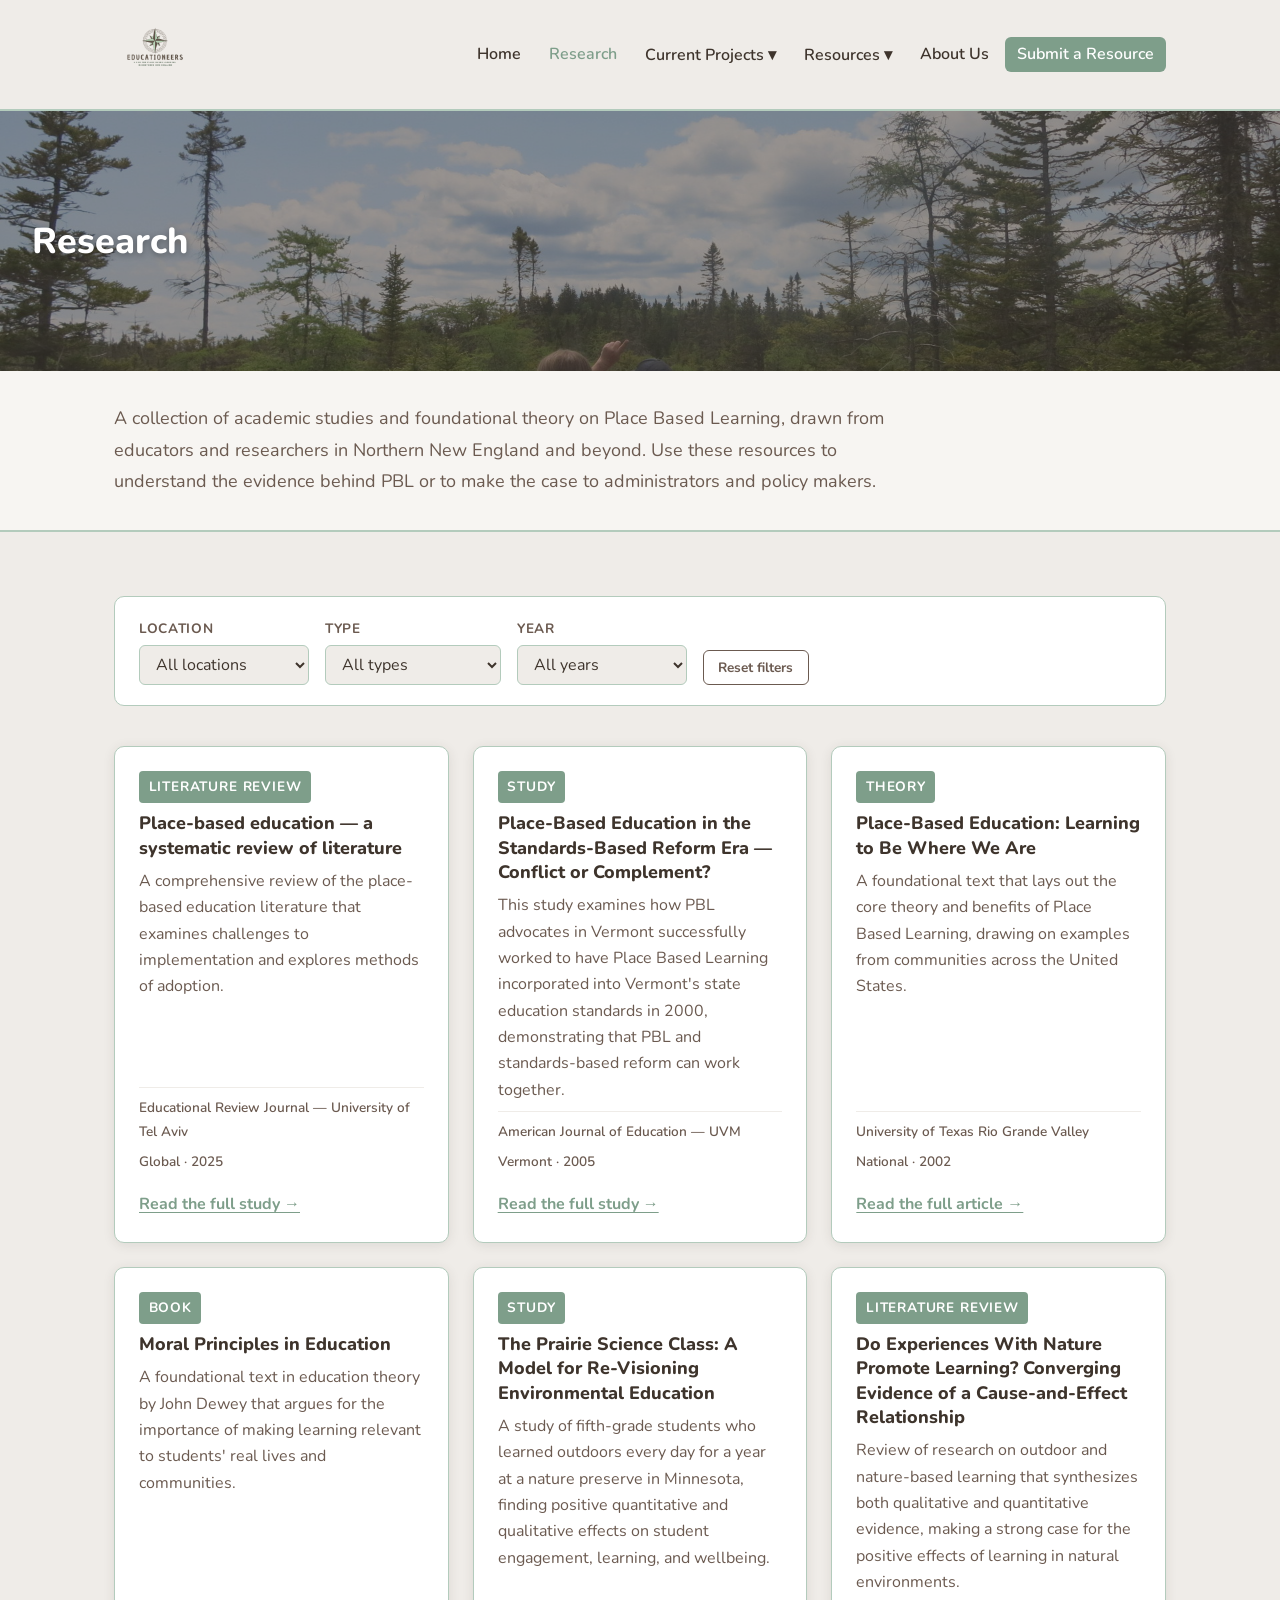
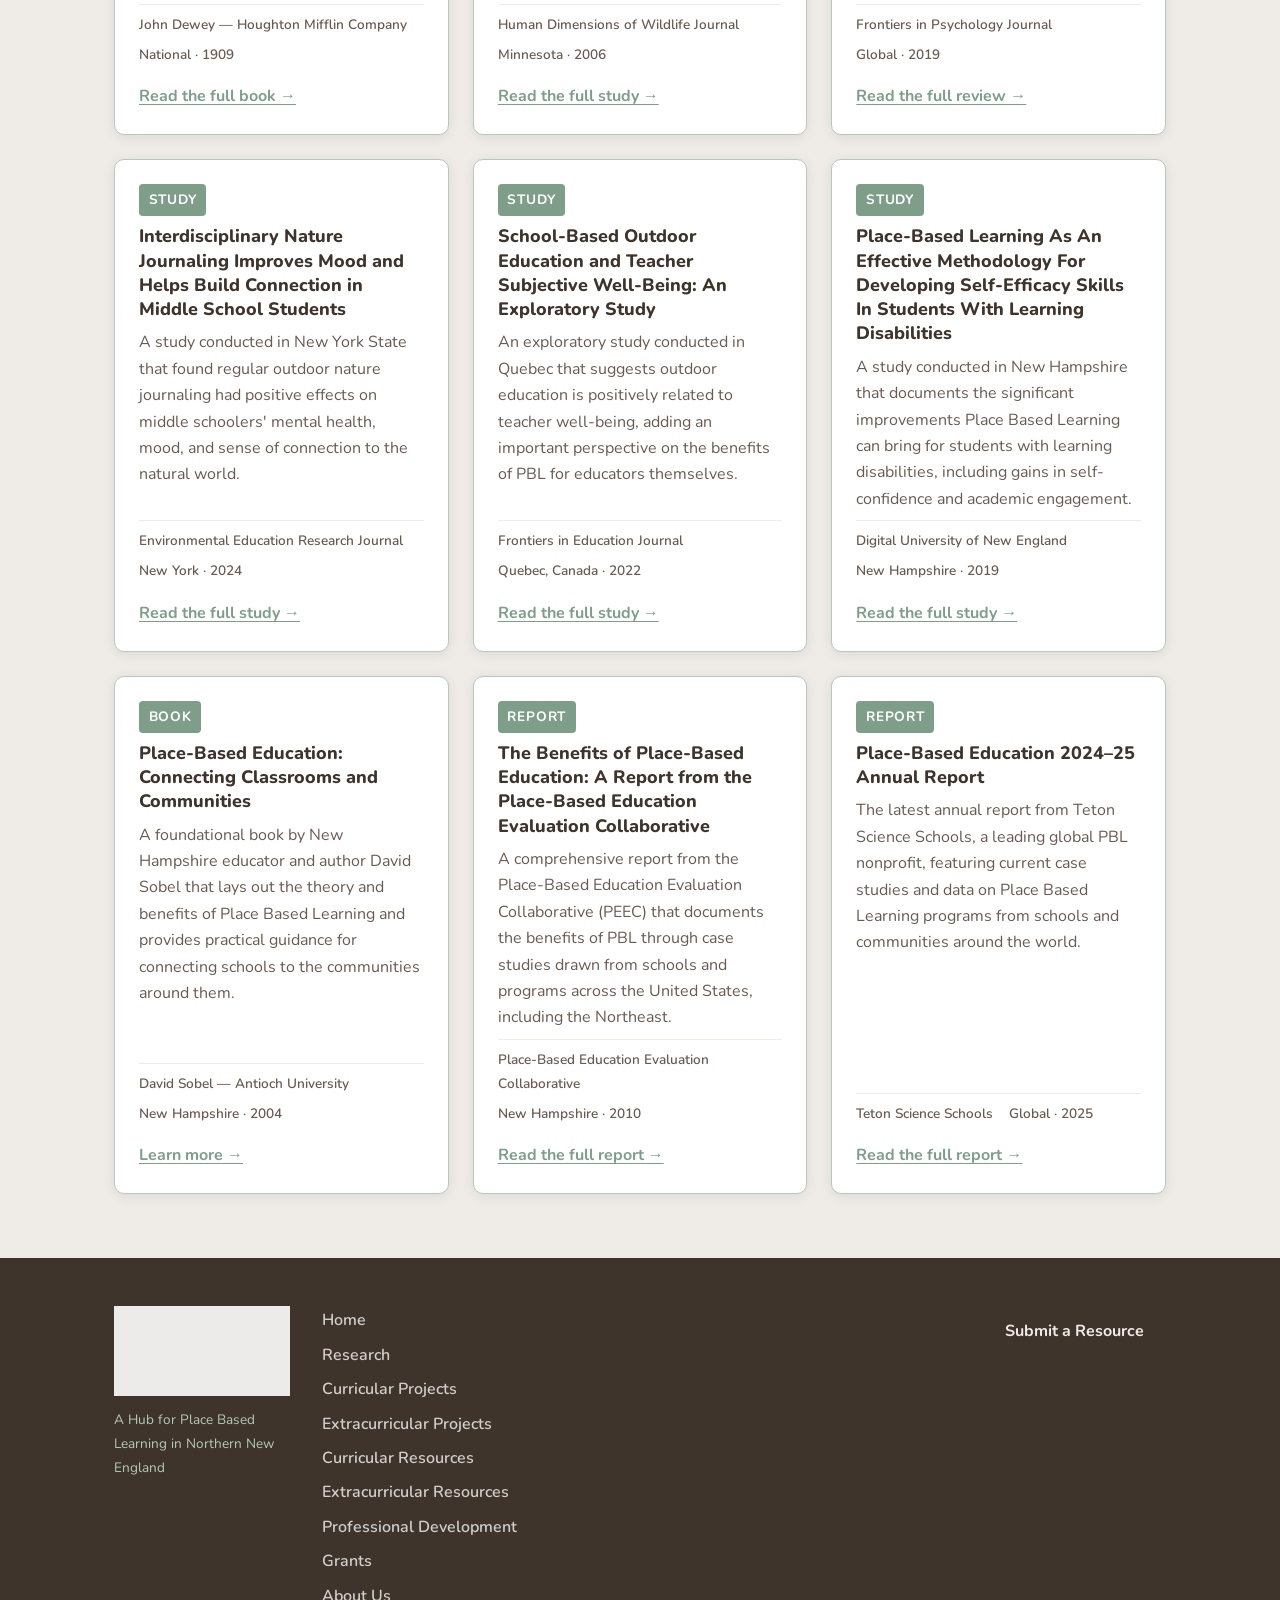
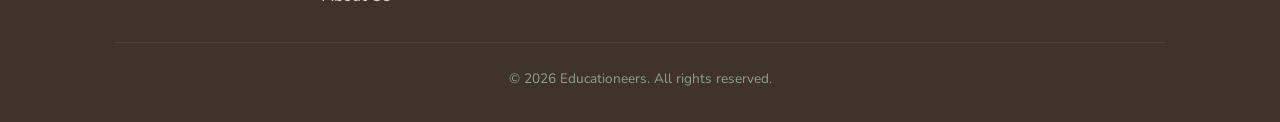
<file: research.html>
<!DOCTYPE html>
<html lang="en">
<head>
  <meta charset="UTF-8">
  <meta name="viewport" content="width=device-width, initial-scale=1.0">
  <title>Research — Educationeers</title>
  <meta name="description" content="Academic studies and theory on Place Based Learning, from local NNE research to national and global findings.">
  <link rel="stylesheet" href="css/styles.css">
</head>
<body>

  <nav class="site-nav">
    <div class="container nav-inner">
      <a href="index.html" class="nav-logo"><img src="images/logo.png" alt="Educationeers logo"></a>
      <ul class="nav-links" role="list">
        <li><a href="index.html">Home</a></li>
        <li><a href="research.html" class="active">Research</a></li>
        <li class="nav-dropdown">
          <button aria-haspopup="true">Current Projects ▾</button>
          <ul class="dropdown-menu" role="list">
            <li><a href="curricular-projects.html">Curricular Projects</a></li>
            <li><a href="extracurricular-projects.html">Extracurricular Projects</a></li>
          </ul>
        </li>
        <li class="nav-dropdown">
          <button aria-haspopup="true">Resources ▾</button>
          <ul class="dropdown-menu" role="list">
            <li><a href="curricular-resources.html">Curricular Resources</a></li>
            <li><a href="extracurricular-resources.html">Extracurricular Resources</a></li>
            <li><a href="professional-development.html">Professional Development</a></li>
            <li><a href="grants.html">Grants</a></li>
          </ul>
        </li>
        <li><a href="about.html">About Us</a></li>
        <li><a href="https://docs.google.com/forms/d/e/1FAIpQLSfaMUXRs_eb4eyFwrPAUzE-ExH7sqrETsNeq6ZsvdpuLi2Y7g/viewform" target="_blank" class="nav-submit">Submit a Resource</a></li>
      </ul>
      <button class="nav-hamburger" aria-label="Open menu"><span></span><span></span><span></span></button>
    </div>
    <div class="container"><nav class="mobile-nav">
      <a href="index.html">Home</a><a href="research.html">Research</a>
      <a href="curricular-projects.html">Curricular Projects</a><a href="extracurricular-projects.html">Extracurricular Projects</a>
      <a href="curricular-resources.html">Curricular Resources</a><a href="extracurricular-resources.html">Extracurricular Resources</a>
      <a href="professional-development.html">Professional Development</a><a href="grants.html">Grants</a>
      <a href="about.html">About Us</a><a href="https://docs.google.com/forms/d/e/1FAIpQLSfaMUXRs_eb4eyFwrPAUzE-ExH7sqrETsNeq6ZsvdpuLi2Y7g/viewform" target="_blank">Submit a Resource</a>
    </nav></div>
  </nav>

  <div class="page-hero">
    <img src="images/header-boardwalk.jpg" alt="Students on a nature trail in Northern New England" class="page-hero-img">
    <div class="page-hero-overlay"><h1 class="page-hero-title">Research</h1></div>
  </div>

  <div class="page-intro">
    <div class="container">
      <p>A collection of academic studies and foundational theory on Place Based Learning, drawn from educators and researchers in Northern New England and beyond. Use these resources to understand the evidence behind PBL or to make the case to administrators and policy makers.</p>
    </div>
  </div>

  <section class="section">
    <div class="container">

      <div class="filters">
        <div class="filter-group">
          <label for="filter-location">Location</label>
          <select id="filter-location" data-filter="location">
            <option value="">All locations</option>
            <option value="nne">Local — NNE</option>
            <option value="national">National</option>
            <option value="global">Global</option>
          </select>
        </div>
        <div class="filter-group">
          <label for="filter-type">Type</label>
          <select id="filter-type" data-filter="type">
            <option value="">All types</option>
            <option value="article - lit review">Literature Review</option>
            <option value="article - study">Study</option>
            <option value="article - theory">Theory</option>
            <option value="book - theory">Book</option>
            <option value="report">Report</option>
          </select>
        </div>
        <div class="filter-group">
          <label for="filter-year">Year</label>
          <select id="filter-year" data-filter="year">
            <option value="">All years</option>
            <option value="2020">2020 and newer</option>
            <option value="2010">2010–2019</option>
            <option value="2000">2000–2009</option>
            <option value="1900">Before 2000</option>
          </select>
        </div>
        <button class="filter-reset">Reset filters</button>
      </div>

      <div class="no-results">No studies match your filters. Try resetting.</div>

      <div class="cards-grid">

        <article class="card" data-filters='{"location":"global","type":"article - lit review","year":"2025"}'>
          <span class="card-tag">Literature Review</span>
          <h2 class="card-title">Place-based education — a systematic review of literature</h2>
          <p class="card-summary">A comprehensive review of the place-based education literature that examines challenges to implementation and explores methods of adoption.</p>
          <div class="card-meta">
            <span>Educational Review Journal — University of Tel Aviv</span>
            <span>Global · 2025</span>
          </div>
          <a href="https://www.tandfonline.com/doi/full/10.1080/00131911.2023.2177260" target="_blank" class="card-link">Read the full study →</a>
        </article>

        <article class="card" data-filters='{"location":"nne","type":"article - study","year":"2005"}'>
          <span class="card-tag">Study</span>
          <h2 class="card-title">Place-Based Education in the Standards-Based Reform Era — Conflict or Complement?</h2>
          <p class="card-summary">This study examines how PBL advocates in Vermont successfully worked to have Place Based Learning incorporated into Vermont's state education standards in 2000, demonstrating that PBL and standards-based reform can work together.</p>
          <div class="card-meta">
            <span>American Journal of Education — UVM</span>
            <span>Vermont · 2005</span>
          </div>
          <a href="https://www.journals.uchicago.edu/doi/10.1086/444522" target="_blank" class="card-link">Read the full study →</a>
        </article>

        <article class="card" data-filters='{"location":"national","type":"article - theory","year":"2002"}'>
          <span class="card-tag">Theory</span>
          <h2 class="card-title">Place-Based Education: Learning to Be Where We Are</h2>
          <p class="card-summary">A foundational text that lays out the core theory and benefits of Place Based Learning, drawing on examples from communities across the United States.</p>
          <div class="card-meta">
            <span>University of Texas Rio Grande Valley</span>
            <span>National · 2002</span>
          </div>
          <a href="https://scholarworks.utrgv.edu/cgi/viewcontent.cgi?article=1019&context=histamarticles" target="_blank" class="card-link">Read the full article →</a>
        </article>

        <article class="card" data-filters='{"location":"national","type":"book - theory","year":"1909"}'>
          <span class="card-tag">Book</span>
          <h2 class="card-title">Moral Principles in Education</h2>
          <p class="card-summary">A foundational text in education theory by John Dewey that argues for the importance of making learning relevant to students' real lives and communities.</p>
          <div class="card-meta">
            <span>John Dewey — Houghton Mifflin Company</span>
            <span>National · 1909</span>
          </div>
          <a href="https://www.gutenberg.org/files/25172/25172-h/25172-h.htm#chapter_4" target="_blank" class="card-link">Read the full book →</a>
        </article>

        <article class="card" data-filters='{"location":"national","type":"article - study","year":"2006"}'>
          <span class="card-tag">Study</span>
          <h2 class="card-title">The Prairie Science Class: A Model for Re-Visioning Environmental Education</h2>
          <p class="card-summary">A study of fifth-grade students who learned outdoors every day for a year at a nature preserve in Minnesota, finding positive quantitative and qualitative effects on student engagement, learning, and wellbeing.</p>
          <div class="card-meta">
            <span>Human Dimensions of Wildlife Journal</span>
            <span>Minnesota · 2006</span>
          </div>
          <a href="https://www.tandfonline.com/doi/full/10.1080/10871200600803010" target="_blank" class="card-link">Read the full study →</a>
        </article>

        <article class="card" data-filters='{"location":"global","type":"article - lit review","year":"2019"}'>
          <span class="card-tag">Literature Review</span>
          <h2 class="card-title">Do Experiences With Nature Promote Learning? Converging Evidence of a Cause-and-Effect Relationship</h2>
          <p class="card-summary">Review of research on outdoor and nature-based learning that synthesizes both qualitative and quantitative evidence, making a strong case for the positive effects of learning in natural environments.</p>
          <div class="card-meta">
            <span>Frontiers in Psychology Journal</span>
            <span>Global · 2019</span>
          </div>
          <a href="https://www.frontiersin.org/journals/psychology/articles/10.3389/fpsyg.2019.00305/full" target="_blank" class="card-link">Read the full review →</a>
        </article>

        <article class="card" data-filters='{"location":"national","type":"article - study","year":"2024"}'>
          <span class="card-tag">Study</span>
          <h2 class="card-title">Interdisciplinary Nature Journaling Improves Mood and Helps Build Connection in Middle School Students</h2>
          <p class="card-summary">A study conducted in New York State that found regular outdoor nature journaling had positive effects on middle schoolers' mental health, mood, and sense of connection to the natural world.</p>
          <div class="card-meta">
            <span>Environmental Education Research Journal</span>
            <span>New York · 2024</span>
          </div>
          <a href="https://www.tandfonline.com/doi/full/10.1080/13504622.2024.2405901" target="_blank" class="card-link">Read the full study →</a>
        </article>

        <article class="card" data-filters='{"location":"global","type":"article - study","year":"2022"}'>
          <span class="card-tag">Study</span>
          <h2 class="card-title">School-Based Outdoor Education and Teacher Subjective Well-Being: An Exploratory Study</h2>
          <p class="card-summary">An exploratory study conducted in Quebec that suggests outdoor education is positively related to teacher well-being, adding an important perspective on the benefits of PBL for educators themselves.</p>
          <div class="card-meta">
            <span>Frontiers in Education Journal</span>
            <span>Quebec, Canada · 2022</span>
          </div>
          <a href="https://www.frontiersin.org/journals/education/articles/10.3389/feduc.2022.961054/full" target="_blank" class="card-link">Read the full study →</a>
        </article>

        <article class="card" data-filters='{"location":"nne","type":"article - study","year":"2019"}'>
          <span class="card-tag">Study</span>
          <h2 class="card-title">Place-Based Learning As An Effective Methodology For Developing Self-Efficacy Skills In Students With Learning Disabilities</h2>
          <p class="card-summary">A study conducted in New Hampshire that documents the significant improvements Place Based Learning can bring for students with learning disabilities, including gains in self-confidence and academic engagement.</p>
          <div class="card-meta">
            <span>Digital University of New England</span>
            <span>New Hampshire · 2019</span>
          </div>
          <a href="https://dune.une.edu/cgi/viewcontent.cgi?article=1243&context=theses" target="_blank" class="card-link">Read the full study →</a>
        </article>

        <article class="card" data-filters='{"location":"nne","type":"book - theory","year":"2004"}'>
          <span class="card-tag">Book</span>
          <h2 class="card-title">Place-Based Education: Connecting Classrooms and Communities</h2>
          <p class="card-summary">A foundational book by New Hampshire educator and author David Sobel that lays out the theory and benefits of Place Based Learning and provides practical guidance for connecting schools to the communities around them.</p>
          <div class="card-meta">
            <span>David Sobel — Antioch University</span>
            <span>New Hampshire · 2004</span>
          </div>
          <a href="https://www.davidsobelauthor.com/place-based-education" target="_blank" class="card-link">Learn more →</a>
        </article>

        <article class="card" data-filters='{"location":"nne","type":"report","year":"2010"}'>
          <span class="card-tag">Report</span>
          <h2 class="card-title">The Benefits of Place-Based Education: A Report from the Place-Based Education Evaluation Collaborative</h2>
          <p class="card-summary">A comprehensive report from the Place-Based Education Evaluation Collaborative (PEEC) that documents the benefits of PBL through case studies drawn from schools and programs across the United States, including the Northeast.</p>
          <div class="card-meta">
            <span>Place-Based Education Evaluation Collaborative</span>
            <span>New Hampshire · 2010</span>
          </div>
          <a href="https://monadnockpbe.weebly.com/uploads/1/1/1/5/111550055/benefits_of_place-based_education.pdf" target="_blank" class="card-link">Read the full report →</a>
        </article>

        <article class="card" data-filters='{"location":"global","type":"report","year":"2025"}'>
          <span class="card-tag">Report</span>
          <h2 class="card-title">Place-Based Education 2024–25 Annual Report</h2>
          <p class="card-summary">The latest annual report from Teton Science Schools, a leading global PBL nonprofit, featuring current case studies and data on Place Based Learning programs from schools and communities around the world.</p>
          <div class="card-meta">
            <span>Teton Science Schools</span>
            <span>Global · 2025</span>
          </div>
          <a href="https://www.tetonscience.org/place-based-education-2024-25-annual-report/" target="_blank" class="card-link">Read the full report →</a>
        </article>

      </div>
    </div>
  </section>

  <footer class="site-footer">
    <div class="container">
      <div class="footer-inner">
        <div class="footer-brand">
          <img src="images/logo.png" alt="Educationeers">
          <p>A Hub for Place Based Learning in Northern New England</p>
        </div>
        <nav class="footer-nav">
          <a href="index.html">Home</a><a href="research.html">Research</a>
          <a href="curricular-projects.html">Curricular Projects</a><a href="extracurricular-projects.html">Extracurricular Projects</a>
          <a href="curricular-resources.html">Curricular Resources</a><a href="extracurricular-resources.html">Extracurricular Resources</a>
          <a href="professional-development.html">Professional Development</a><a href="grants.html">Grants</a>
          <a href="about.html">About Us</a>
        </nav>
        <div class="footer-right"><a href="https://docs.google.com/forms/d/e/1FAIpQLSfaMUXRs_eb4eyFwrPAUzE-ExH7sqrETsNeq6ZsvdpuLi2Y7g/viewform" target="_blank" class="btn">Submit a Resource</a></div>
      </div>
      <p class="footer-copy">© 2026 Educationeers. All rights reserved.</p>
    </div>
  </footer>

  <script src="js/filters.js"></script>
</body>
</html>
</file>
<file: css/styles.css>
@import url('https://fonts.googleapis.com/css2?family=Nunito:wght@400;500;600;700;800&display=swap');

/* ─── Variables ─────────────────────────────────────────────────── */
:root {
  --cream:       #EFECE8;
  --cream-light: #F7F5F2;
  --brown:       #3E342C;
  --brown-mid:   #6B5A50;
  --sage:        #7E9E8A;
  --sage-light:  #B3CBBC;
  --white:       #FFFFFF;

  --font: 'Nunito', sans-serif;

  --text-xs:  0.85rem;
  --text-sm:  1rem;
  --text-md:  1.125rem;
  --text-lg:  1.35rem;
  --text-xl:  1.75rem;
  --text-2xl: 2.25rem;
  --text-3xl: 3rem;

  --radius: 10px;
  --shadow: 0 2px 12px rgba(62, 52, 44, 0.10);
  --shadow-hover: 0 6px 20px rgba(62, 52, 44, 0.18);

  --max-width: 1100px;
  --gap: 2rem;
}

/* ─── Reset ─────────────────────────────────────────────────────── */
*, *::before, *::after { box-sizing: border-box; margin: 0; padding: 0; }
html { scroll-behavior: smooth; }
body {
  font-family: var(--font);
  background-color: var(--cream);
  color: var(--brown);
  font-size: var(--text-md);
  line-height: 1.75;
}
img { max-width: 100%; display: block; }
a { color: var(--brown); text-decoration: none; }
a:hover { color: var(--sage); }
ul { list-style: none; }

/* ─── Utility ───────────────────────────────────────────────────── */
.container {
  max-width: var(--max-width);
  margin: 0 auto;
  padding: 0 1.5rem;
}
.section { padding: 4rem 0; }
.section-title {
  font-size: var(--text-2xl);
  font-weight: 800;
  margin-bottom: 0.5rem;
}
.section-subtitle {
  font-size: var(--text-md);
  color: var(--brown-mid);
  margin-bottom: 2.5rem;
  max-width: 60ch;
}

/* ─── Buttons ───────────────────────────────────────────────────── */
.btn {
  display: inline-block;
  background-color: var(--brown);
  color: var(--cream);
  padding: 0.65rem 1.4rem;
  border-radius: var(--radius);
  font-family: var(--font);
  font-size: var(--text-sm);
  font-weight: 700;
  border: none;
  cursor: pointer;
  transition: background 0.2s, transform 0.15s;
  text-decoration: none;
}
.btn:hover { background-color: var(--sage); color: var(--white); transform: translateY(-1px); }
.btn-outline {
  background: transparent;
  border: 2px solid var(--brown);
  color: var(--brown);
}
.btn-outline:hover { background: var(--brown); color: var(--cream); }

/* ─── Navigation ────────────────────────────────────────────────── */
.site-nav {
  background-color: var(--cream);
  border-bottom: 2px solid var(--sage-light);
  padding: 0.75rem 0;
}
.nav-inner {
  display: flex;
  align-items: center;
  justify-content: space-between;
  gap: 1rem;
}
.nav-logo img {
  height: 85px;
  width: auto;
}
.nav-links {
  display: flex;
  align-items: center;
  gap: 0.25rem;
  flex-wrap: wrap;
}
.nav-links a,
.nav-links button {
  font-family: var(--font);
  font-size: var(--text-sm);
  font-weight: 600;
  color: var(--brown);
  background: none;
  border: none;
  cursor: pointer;
  padding: 0.4rem 0.75rem;
  border-radius: 6px;
  transition: background 0.15s, color 0.15s;
  white-space: nowrap;
}
.nav-links a:hover,
.nav-links button:hover {
  background: var(--sage-light);
  color: var(--brown);
}
.nav-links a.active { color: var(--sage); }
.nav-submit {
  background-color: var(--sage) !important;
  color: var(--white) !important;
  border-radius: 6px;
}
.nav-submit:hover { background-color: var(--brown) !important; }

/* Dropdown */
.nav-dropdown { position: relative; }
.dropdown-menu {
  display: none;
  position: absolute;
  top: calc(100% + 0.5rem);
  left: 0;
  background: var(--white);
  border: 1.5px solid var(--sage-light);
  border-radius: var(--radius);
  box-shadow: var(--shadow);
  min-width: 220px;
  z-index: 100;
  padding: 0.5rem 0;
}
.dropdown-menu a {
  display: block;
  padding: 0.55rem 1.25rem;
  font-size: var(--text-sm);
  font-weight: 600;
  color: var(--brown);
}
.dropdown-menu a:hover { background: var(--cream); }
.nav-dropdown:hover .dropdown-menu,
.nav-dropdown:focus-within .dropdown-menu { display: block; }

/* Hamburger */
.nav-hamburger {
  display: none;
  flex-direction: column;
  gap: 5px;
  background: none;
  border: none;
  cursor: pointer;
  padding: 0.25rem;
}
.nav-hamburger span {
  display: block;
  width: 26px;
  height: 3px;
  background: var(--brown);
  border-radius: 3px;
  transition: 0.3s;
}
.mobile-nav {
  display: none;
  flex-direction: column;
  gap: 0.25rem;
  padding: 1rem 1.5rem;
  background: var(--cream);
  border-top: 1px solid var(--sage-light);
}
.mobile-nav a {
  font-size: var(--text-sm);
  font-weight: 600;
  padding: 0.4rem 0;
  color: var(--brown);
  border-bottom: 1px solid var(--sage-light);
}
.mobile-nav a:last-child { border-bottom: none; }
.mobile-nav.open { display: flex; }

/* ─── Hero ──────────────────────────────────────────────────────── */
.hero {
  position: relative;
  width: 100%;
  height: 520px;
  overflow: hidden;
}
.hero-img {
  width: 100%;
  height: 100%;
  object-fit: cover;
  object-position: center;
  display: block;
}
.hero-overlay {
  position: absolute;
  inset: 0;
  background: linear-gradient(to bottom, rgba(62,52,44,0.25) 0%, rgba(62,52,44,0.55) 100%);
  display: flex;
  align-items: flex-end;
  padding: 2.5rem 2rem;
}
.hero-title {
  color: var(--white);
  font-size: var(--text-3xl);
  font-weight: 800;
  line-height: 1.2;
  max-width: 750px;
  text-shadow: 0 2px 8px rgba(0,0,0,0.35);
}

/* ─── Mission ───────────────────────────────────────────────────── */
.mission {
  background: var(--cream-light);
  border-bottom: 2px solid var(--sage-light);
  padding: 3rem 0;
  text-align: center;
}
.mission p {
  font-size: var(--text-lg);
  line-height: 1.8;
  max-width: 72ch;
  margin: 0 auto;
  color: var(--brown);
}

/* ─── Home Cards ────────────────────────────────────────────────── */
.home-cards { background: var(--cream); }
.home-cards-grid {
  display: grid;
  grid-template-columns: repeat(3, 1fr);
  gap: var(--gap);
}
.home-card {
  background: var(--white);
  border: 2px solid var(--sage-light);
  border-radius: var(--radius);
  padding: 2rem 1.75rem;
  box-shadow: var(--shadow);
  transition: box-shadow 0.2s, transform 0.2s;
}
.home-card:hover { box-shadow: var(--shadow-hover); transform: translateY(-3px); }
.home-card h3 {
  font-size: var(--text-xl);
  font-weight: 800;
  margin-bottom: 1rem;
  color: var(--brown);
}
.home-card-links { display: flex; flex-direction: column; gap: 0.4rem; }
.home-card-links a {
  font-size: var(--text-sm);
  font-weight: 600;
  color: var(--sage);
  padding: 0.3rem 0;
  border-bottom: 1px solid var(--cream);
  transition: color 0.15s;
}
.home-card-links a:hover { color: var(--brown); }

/* ─── Submit Section ────────────────────────────────────────────── */
.submit-section {
  background: var(--brown);
  color: var(--cream);
  text-align: center;
  padding: 4rem 0;
}
.submit-section h2 { font-size: var(--text-2xl); font-weight: 800; margin-bottom: 1rem; color: var(--cream); }
.submit-section p { font-size: var(--text-md); margin-bottom: 2rem; color: var(--sage-light); max-width: 55ch; margin-left: auto; margin-right: auto; }
.submit-section .btn { background: var(--sage); color: var(--white); }
.submit-section .btn:hover { background: var(--cream); color: var(--brown); }

/* ─── Page Hero (inner pages) ───────────────────────────────────── */
.page-hero {
  position: relative;
  width: 100%;
  height: 260px;
  overflow: hidden;
}
.page-hero-img {
  width: 100%;
  height: 100%;
  object-fit: cover;
  object-position: center 40%;
}
.page-hero-overlay {
  position: absolute;
  inset: 0;
  background: rgba(62,52,44,0.50);
  display: flex;
  align-items: center;
  padding: 0 2rem;
}
.page-hero-title {
  color: var(--white);
  font-size: var(--text-2xl);
  font-weight: 800;
  text-shadow: 0 2px 6px rgba(0,0,0,0.3);
}
.page-intro {
  background: var(--cream-light);
  border-bottom: 2px solid var(--sage-light);
  padding: 2rem 0;
}
.page-intro p {
  font-size: var(--text-md);
  max-width: 72ch;
  color: var(--brown-mid);
}

/* ─── Filters ───────────────────────────────────────────────────── */
.filters {
  display: flex;
  flex-wrap: wrap;
  gap: 1rem;
  align-items: flex-end;
  margin-bottom: 2.5rem;
  padding: 1.25rem 1.5rem;
  background: var(--white);
  border: 1.5px solid var(--sage-light);
  border-radius: var(--radius);
}
.filter-group { display: flex; flex-direction: column; gap: 0.3rem; }
.filter-group label {
  font-size: var(--text-xs);
  font-weight: 700;
  text-transform: uppercase;
  letter-spacing: 0.05em;
  color: var(--brown-mid);
}
.filter-group select {
  font-family: var(--font);
  font-size: var(--text-sm);
  color: var(--brown);
  background: var(--cream);
  border: 1.5px solid var(--sage-light);
  border-radius: 6px;
  padding: 0.45rem 0.75rem;
  cursor: pointer;
  min-width: 170px;
}
.filter-group select:focus { outline: none; border-color: var(--sage); }
.filter-reset {
  background: none;
  border: 1.5px solid var(--brown-mid);
  color: var(--brown-mid);
  font-family: var(--font);
  font-size: var(--text-xs);
  font-weight: 700;
  padding: 0.45rem 0.9rem;
  border-radius: 6px;
  cursor: pointer;
  align-self: flex-end;
  transition: background 0.15s, color 0.15s;
}
.filter-reset:hover { background: var(--brown); color: var(--cream); border-color: var(--brown); }
.no-results {
  display: none;
  text-align: center;
  padding: 3rem;
  color: var(--brown-mid);
  font-size: var(--text-lg);
}

/* ─── Cards Grid ────────────────────────────────────────────────── */
.cards-grid {
  display: grid;
  grid-template-columns: repeat(auto-fill, minmax(300px, 1fr));
  gap: 1.5rem;
}
.card {
  background: var(--white);
  border: 1.5px solid var(--sage-light);
  border-radius: var(--radius);
  padding: 1.5rem;
  box-shadow: var(--shadow);
  display: flex;
  flex-direction: column;
  gap: 0.5rem;
  transition: box-shadow 0.2s, transform 0.2s;
}
.card:hover { box-shadow: var(--shadow-hover); transform: translateY(-2px); }
.card-tag {
  display: inline-block;
  font-size: var(--text-xs);
  font-weight: 700;
  text-transform: uppercase;
  letter-spacing: 0.06em;
  color: var(--white);
  background: var(--sage);
  padding: 0.25rem 0.6rem;
  border-radius: 4px;
  align-self: flex-start;
}
.card-title {
  font-size: var(--text-md);
  font-weight: 800;
  line-height: 1.35;
  color: var(--brown);
}
.card-summary {
  font-size: var(--text-sm);
  color: var(--brown-mid);
  line-height: 1.65;
  flex: 1;
}
.card-meta {
  display: flex;
  flex-wrap: wrap;
  gap: 0.4rem 1rem;
  font-size: var(--text-xs);
  color: var(--brown-mid);
  font-weight: 600;
  padding-top: 0.5rem;
  border-top: 1px solid var(--cream);
}
.card-link {
  display: inline-block;
  margin-top: 0.5rem;
  font-size: var(--text-sm);
  font-weight: 700;
  color: var(--sage);
  text-decoration: underline;
  text-underline-offset: 3px;
}
.card-link:hover { color: var(--brown); }
.card-amount {
  font-size: var(--text-sm);
  font-weight: 700;
  color: var(--brown);
  background: var(--cream);
  padding: 0.2rem 0.6rem;
  border-radius: 4px;
  align-self: flex-start;
}
.card[hidden] { display: none; }

/* ─── About Page ────────────────────────────────────────────────── */
.about-content {
  max-width: 680px;
  font-size: var(--text-md);
  line-height: 1.85;
}
.about-content p { margin-bottom: 1.5rem; }
.about-content a { color: var(--sage); font-weight: 700; text-decoration: underline; }
.about-content a:hover { color: var(--brown); }

/* ─── 404 Page ──────────────────────────────────────────────────── */
.not-found {
  text-align: center;
  padding: 6rem 1.5rem;
}
.not-found .compass { font-size: 5rem; margin-bottom: 1.5rem; }
.not-found h1 { font-size: var(--text-3xl); font-weight: 800; margin-bottom: 1rem; }
.not-found p { font-size: var(--text-lg); color: var(--brown-mid); margin-bottom: 2rem; max-width: 45ch; margin-left: auto; margin-right: auto; }

/* ─── Footer ────────────────────────────────────────────────────── */
.site-footer {
  background: var(--brown);
  color: var(--cream-light);
  padding: 3rem 0 2rem;
}
.footer-inner {
  display: grid;
  grid-template-columns: auto 1fr auto;
  gap: 2rem;
  align-items: start;
}
.footer-brand { display: flex; flex-direction: column; gap: 0.75rem; }
.footer-brand img { height: 90px; width: auto; filter: brightness(0) invert(1); opacity: 0.9; }
.footer-brand p {
  font-size: var(--text-xs);
  color: var(--sage-light);
  max-width: 22ch;
}
.footer-nav { display: flex; flex-direction: column; gap: 0.4rem; }
.footer-nav a {
  font-size: var(--text-sm);
  font-weight: 600;
  color: var(--cream-light);
  opacity: 0.8;
  transition: opacity 0.15s;
}
.footer-nav a:hover { opacity: 1; color: var(--sage-light); }
.footer-right { text-align: right; }
.footer-right .btn { margin-bottom: 1rem; }
.footer-copy {
  font-size: var(--text-xs);
  color: var(--sage-light);
  opacity: 0.7;
  margin-top: 2rem;
  padding-top: 1.5rem;
  border-top: 1px solid rgba(255,255,255,0.1);
  text-align: center;
}

/* ─── Responsive ────────────────────────────────────────────────── */
@media (max-width: 900px) {
  .home-cards-grid { grid-template-columns: 1fr; }
  .footer-inner { grid-template-columns: 1fr 1fr; }
  .footer-right { text-align: left; }
}
@media (max-width: 700px) {
  .hero { height: 380px; }
  .hero-title { font-size: var(--text-2xl); }
  .nav-links { display: none; }
  .nav-hamburger { display: flex; }
  .cards-grid { grid-template-columns: 1fr; }
  .footer-inner { grid-template-columns: 1fr; }
  .filters { flex-direction: column; }
  .filter-group select { min-width: 100%; }
}
@media (max-width: 480px) {
  .hero-title { font-size: var(--text-xl); }
  .section-title { font-size: var(--text-xl); }
}
</file>
